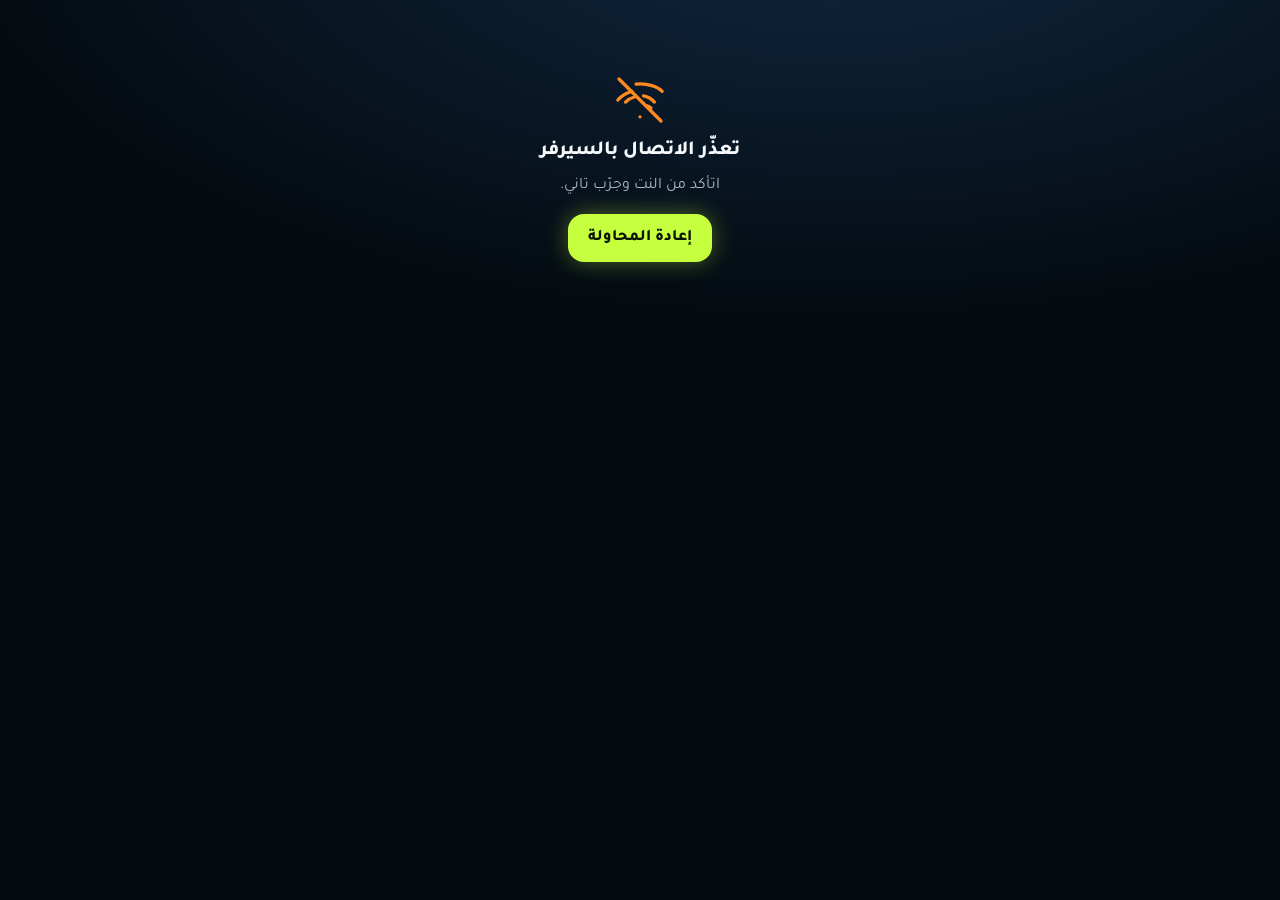
<file: index.html>
<!doctype html>
<html lang="ar" dir="rtl">
<head>
  <meta charset="utf-8">
  <meta name="viewport" content="width=device-width, initial-scale=1, viewport-fit=cover">
  <title>FitCircle — فِت سيركل</title>
  <meta name="description" content="FitCircle: مجتمع جيم، متتبع تمارين، ومدرب ذكاء اصطناعي. معاً نحو نسخة أفضل منك.">
  <meta name="theme-color" content="#05090c">
  <meta name="apple-mobile-web-app-capable" content="yes">
  <meta name="mobile-web-app-capable" content="yes">
  <meta name="apple-mobile-web-app-status-bar-style" content="black-translucent">
  <link rel="manifest" href="manifest.json">
  <link rel="icon" href="assets/icons/icon.svg" type="image/svg+xml">
  <link rel="apple-touch-icon" href="assets/icons/icon-192.png">
  <link rel="preconnect" href="https://fonts.googleapis.com">
  <link rel="preconnect" href="https://fonts.gstatic.com" crossorigin>
  <link href="https://fonts.googleapis.com/css2?family=Tajawal:wght@400;500;700;800&display=swap" rel="stylesheet">
  <link rel="stylesheet" href="css/app.css">
  <link rel="stylesheet" href="css/home.css">
  <link rel="stylesheet" href="css/pages.css">
  <link rel="stylesheet" href="css/admin.css">
  <link rel="stylesheet" href="css/desktop.css">
</head>
<body>
  <div id="app">
    <main id="view" aria-live="polite"></main>
    <div id="nav"></div>
    <div id="overlay"></div>
  </div>
  <div id="admin-root"></div>
  <noscript><p style="padding:20px">يحتاج FitCircle إلى تفعيل JavaScript.</p></noscript>
  <script type="module" src="js/main.js"></script>
</body>
</html>
</file>
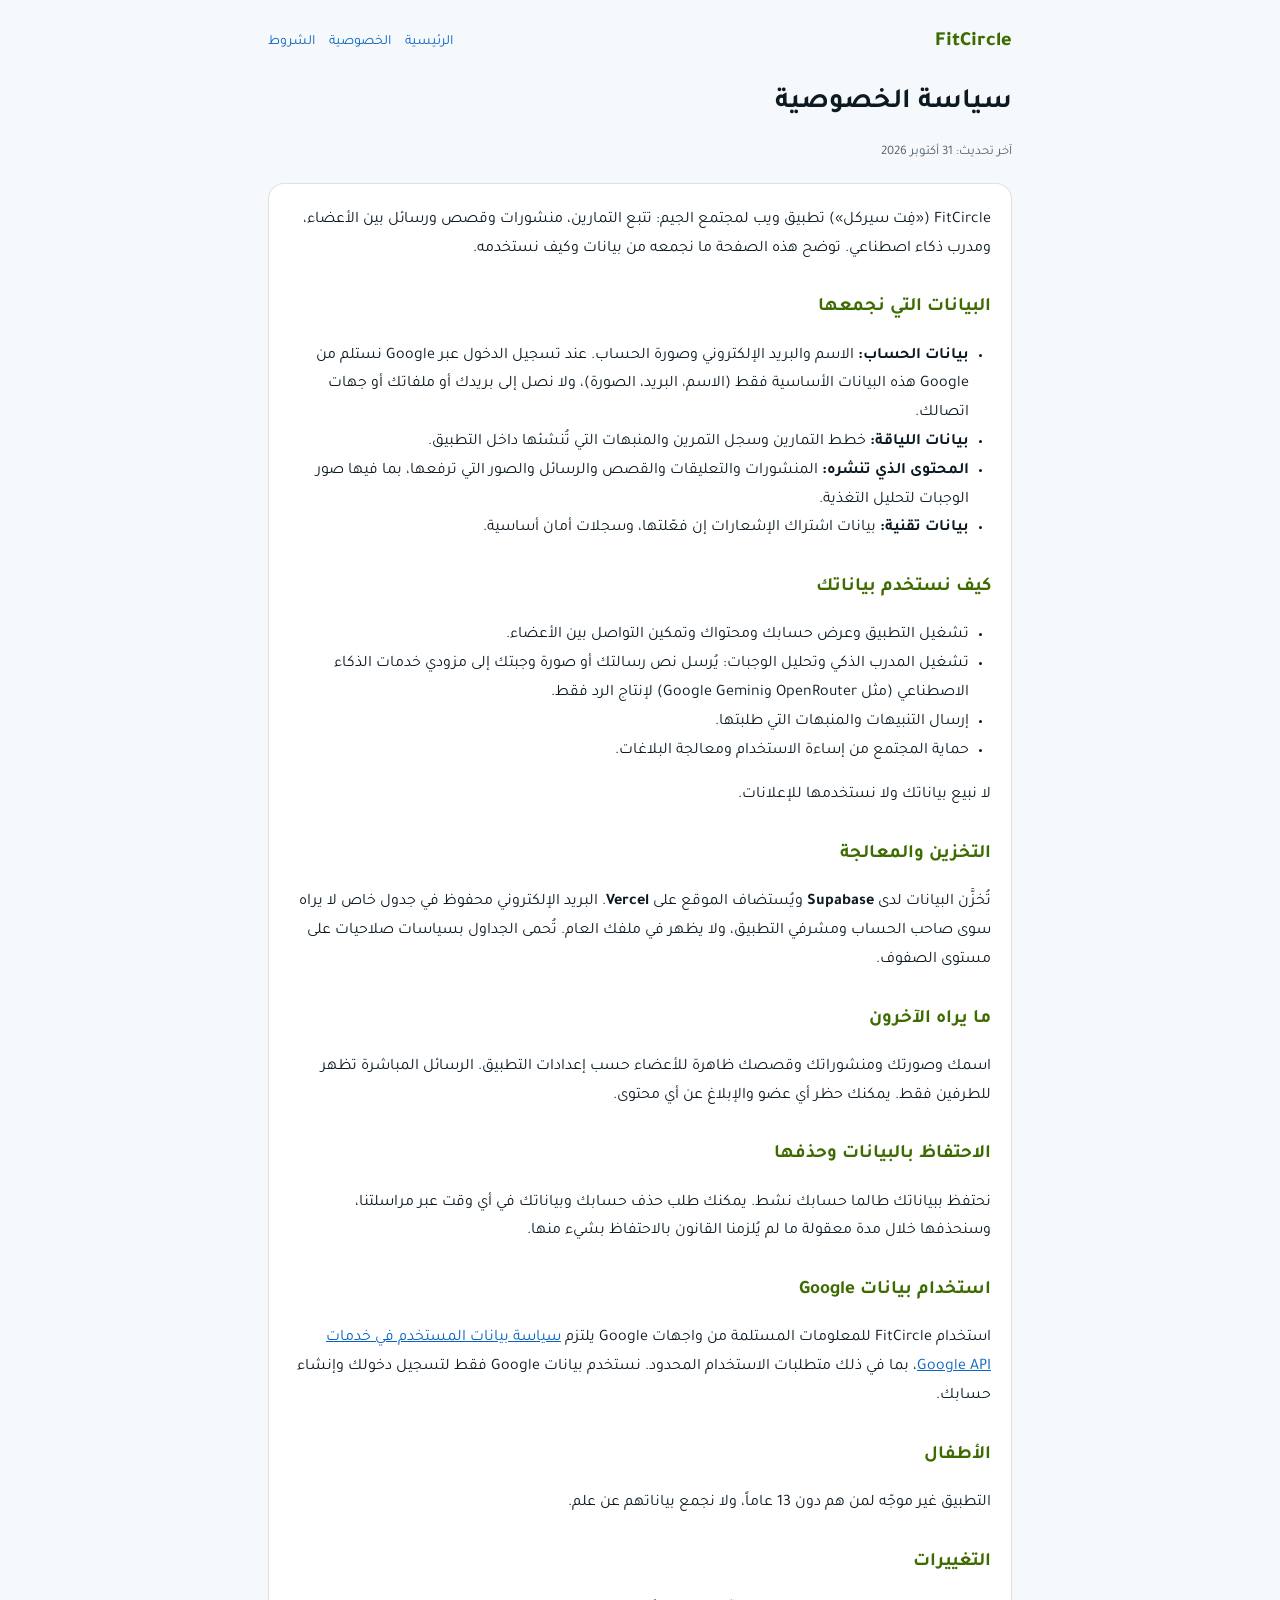
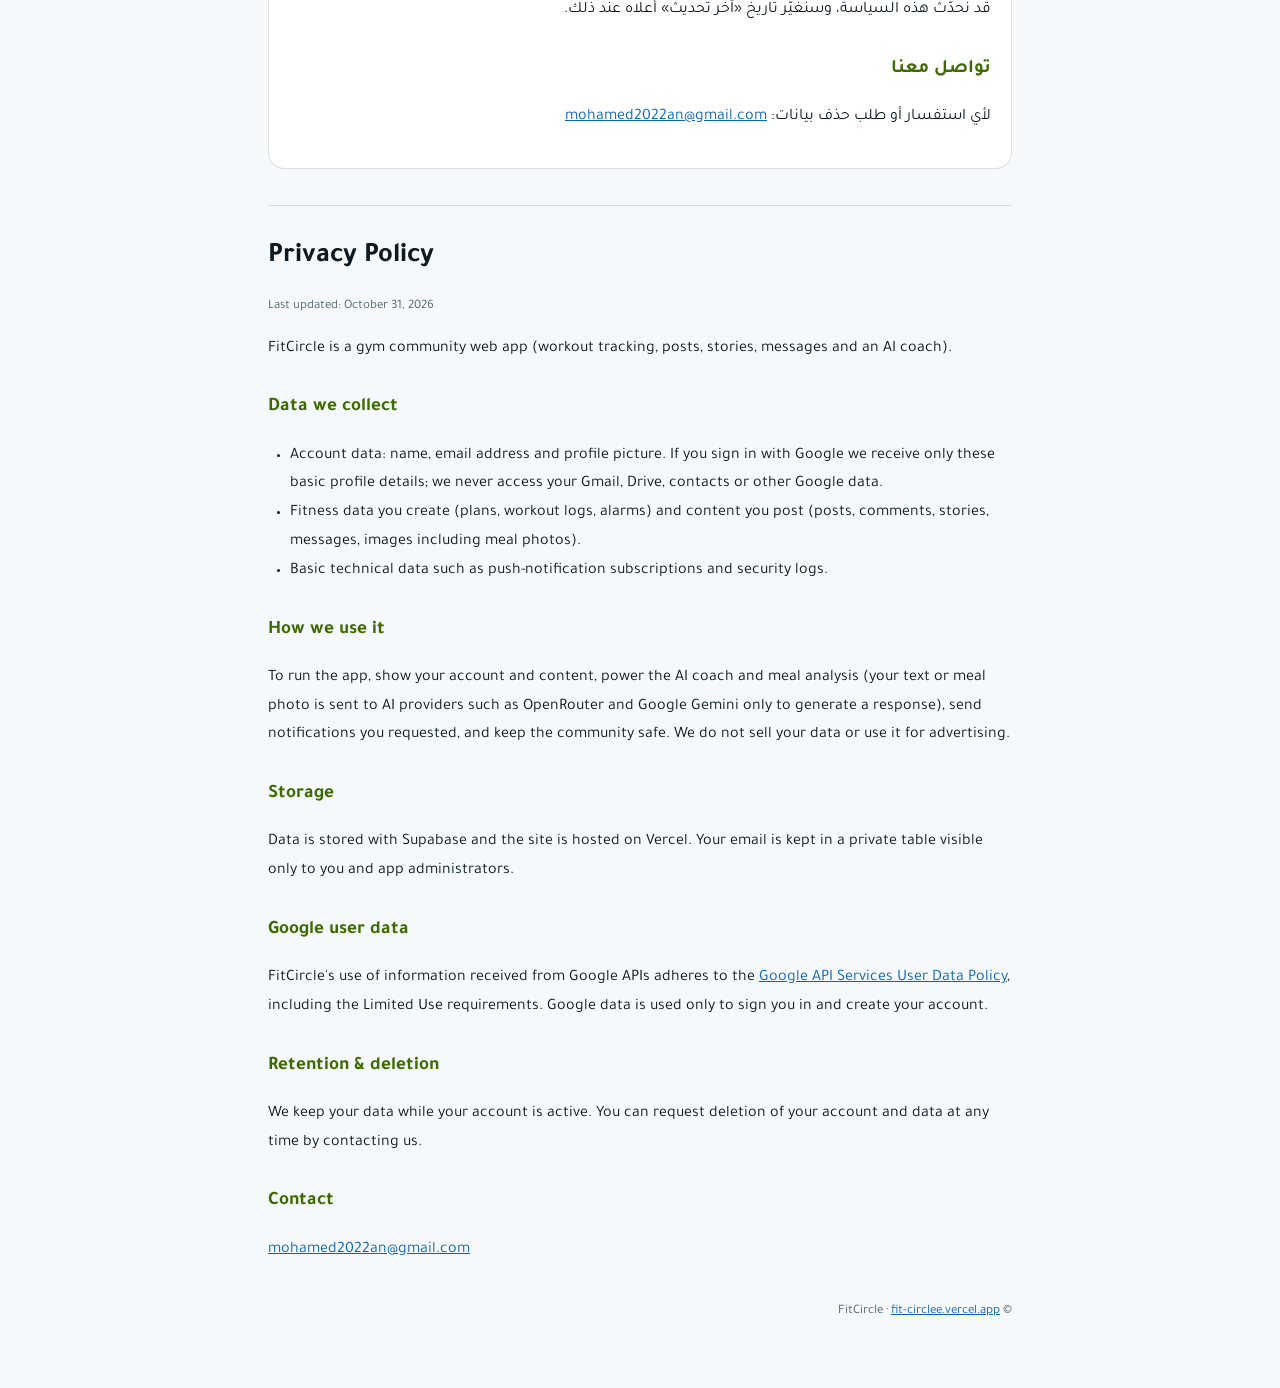
<file: privacy.html>
<!doctype html>
<html lang="ar" dir="rtl">
<head>
<meta charset="utf-8">
<meta name="viewport" content="width=device-width, initial-scale=1">
<title>سياسة الخصوصية — FitCircle</title>
<meta name="robots" content="index,follow">
<link rel="icon" href="assets/icons/icon.svg" type="image/svg+xml">
<link href="https://fonts.googleapis.com/css2?family=Tajawal:wght@400;500;700;800&display=swap" rel="stylesheet">
<style>
:root{--bg:#05090c;--card:#0a1318;--line:rgba(120,170,210,.16);--blue:#4da3ff;--lime:#c6ff3d;--txt:#f2f6f8;--mut:#8b9ca7}
@media (prefers-color-scheme:light){:root{--bg:#f6f9fb;--card:#fff;--line:rgba(0,0,0,.12);--blue:#0b64c0;--lime:#3d6b00;--txt:#0d1a22;--mut:#51636f}}
*{box-sizing:border-box}html{background:var(--bg)}
body{margin:0;font-family:'Tajawal',system-ui,-apple-system,'Segoe UI',Roboto,sans-serif;line-height:1.8;color:var(--txt);background:var(--bg)}
.wrap{max-width:780px;margin:0 auto;padding:24px 18px 64px}
header{display:flex;align-items:center;justify-content:space-between;gap:12px;margin-bottom:8px}
header a.brand{font-weight:800;font-size:20px;color:var(--lime);text-decoration:none}
nav a{color:var(--blue);text-decoration:none;margin-inline-start:14px;font-size:14px}
h1{font-size:28px;margin:18px 0 4px}h2{font-size:19px;margin:28px 0 6px;color:var(--lime)}
p,li{color:var(--txt)}.meta{color:var(--mut);font-size:13px}
ul{padding-inline-start:22px}
.card{background:var(--card);border:1px solid var(--line);border-radius:16px;padding:6px 20px 20px;margin-top:18px}
.en{direction:ltr;text-align:left;margin-top:36px;padding-top:8px;border-top:1px solid var(--line)}
a{color:var(--blue)}
footer{margin-top:36px;color:var(--mut);font-size:13px}
</style>
</head>
<body><div class="wrap">
<header><a class="brand" href="/">FitCircle</a><nav><a href="/">الرئيسية</a><a href="/privacy">الخصوصية</a><a href="/terms">الشروط</a></nav></header>

<h1>سياسة الخصوصية</h1>
<p class="meta">آخر تحديث: 31 أكتوبر 2026</p>
<div class="card">
<p>FitCircle («فِت سيركل») تطبيق ويب لمجتمع الجيم: تتبع التمارين، منشورات وقصص ورسائل بين الأعضاء، ومدرب ذكاء اصطناعي. توضح هذه الصفحة ما نجمعه من بيانات وكيف نستخدمه.</p>

<h2>البيانات التي نجمعها</h2>
<ul>
<li><b>بيانات الحساب:</b> الاسم والبريد الإلكتروني وصورة الحساب. عند تسجيل الدخول عبر Google نستلم من Google هذه البيانات الأساسية فقط (الاسم، البريد، الصورة)، ولا نصل إلى بريدك أو ملفاتك أو جهات اتصالك.</li>
<li><b>بيانات اللياقة:</b> خطط التمارين وسجل التمرين والمنبهات التي تُنشئها داخل التطبيق.</li>
<li><b>المحتوى الذي تنشره:</b> المنشورات والتعليقات والقصص والرسائل والصور التي ترفعها، بما فيها صور الوجبات لتحليل التغذية.</li>
<li><b>بيانات تقنية:</b> بيانات اشتراك الإشعارات إن فعّلتها، وسجلات أمان أساسية.</li>
</ul>

<h2>كيف نستخدم بياناتك</h2>
<ul>
<li>تشغيل التطبيق وعرض حسابك ومحتواك وتمكين التواصل بين الأعضاء.</li>
<li>تشغيل المدرب الذكي وتحليل الوجبات: يُرسل نص رسالتك أو صورة وجبتك إلى مزودي خدمات الذكاء الاصطناعي (مثل OpenRouter وGoogle Gemini) لإنتاج الرد فقط.</li>
<li>إرسال التنبيهات والمنبهات التي طلبتها.</li>
<li>حماية المجتمع من إساءة الاستخدام ومعالجة البلاغات.</li>
</ul>
<p>لا نبيع بياناتك ولا نستخدمها للإعلانات.</p>

<h2>التخزين والمعالجة</h2>
<p>تُخزَّن البيانات لدى <b>Supabase</b> ويُستضاف الموقع على <b>Vercel</b>. البريد الإلكتروني محفوظ في جدول خاص لا يراه سوى صاحب الحساب ومشرفي التطبيق، ولا يظهر في ملفك العام. تُحمى الجداول بسياسات صلاحيات على مستوى الصفوف.</p>

<h2>ما يراه الآخرون</h2>
<p>اسمك وصورتك ومنشوراتك وقصصك ظاهرة للأعضاء حسب إعدادات التطبيق. الرسائل المباشرة تظهر للطرفين فقط. يمكنك حظر أي عضو والإبلاغ عن أي محتوى.</p>

<h2>الاحتفاظ بالبيانات وحذفها</h2>
<p>نحتفظ ببياناتك طالما حسابك نشط. يمكنك طلب حذف حسابك وبياناتك في أي وقت عبر مراسلتنا، وسنحذفها خلال مدة معقولة ما لم يُلزمنا القانون بالاحتفاظ بشيء منها.</p>

<h2>استخدام بيانات Google</h2>
<p>استخدام FitCircle للمعلومات المستلمة من واجهات Google يلتزم <a href="https://developers.google.com/terms/api-services-user-data-policy" rel="noopener">سياسة بيانات المستخدم في خدمات Google API</a>، بما في ذلك متطلبات الاستخدام المحدود. نستخدم بيانات Google فقط لتسجيل دخولك وإنشاء حسابك.</p>

<h2>الأطفال</h2>
<p>التطبيق غير موجّه لمن هم دون 13 عاماً، ولا نجمع بياناتهم عن علم.</p>

<h2>التغييرات</h2>
<p>قد نحدّث هذه السياسة، وسنغيّر تاريخ «آخر تحديث» أعلاه عند ذلك.</p>

<h2>تواصل معنا</h2>
<p>لأي استفسار أو طلب حذف بيانات: <a href="mailto:mohamed2022an@gmail.com">mohamed2022an@gmail.com</a></p>
</div>

<div class="en" lang="en">
<h1>Privacy Policy</h1>
<p class="meta">Last updated: October 31, 2026</p>
<p>FitCircle is a gym community web app (workout tracking, posts, stories, messages and an AI coach).</p>
<h2>Data we collect</h2>
<ul>
<li>Account data: name, email address and profile picture. If you sign in with Google we receive only these basic profile details; we never access your Gmail, Drive, contacts or other Google data.</li>
<li>Fitness data you create (plans, workout logs, alarms) and content you post (posts, comments, stories, messages, images including meal photos).</li>
<li>Basic technical data such as push-notification subscriptions and security logs.</li>
</ul>
<h2>How we use it</h2>
<p>To run the app, show your account and content, power the AI coach and meal analysis (your text or meal photo is sent to AI providers such as OpenRouter and Google Gemini only to generate a response), send notifications you requested, and keep the community safe. We do not sell your data or use it for advertising.</p>
<h2>Storage</h2>
<p>Data is stored with Supabase and the site is hosted on Vercel. Your email is kept in a private table visible only to you and app administrators.</p>
<h2>Google user data</h2>
<p>FitCircle's use of information received from Google APIs adheres to the <a href="https://developers.google.com/terms/api-services-user-data-policy" rel="noopener">Google API Services User Data Policy</a>, including the Limited Use requirements. Google data is used only to sign you in and create your account.</p>
<h2>Retention &amp; deletion</h2>
<p>We keep your data while your account is active. You can request deletion of your account and data at any time by contacting us.</p>
<h2>Contact</h2>
<p><a href="mailto:mohamed2022an@gmail.com">mohamed2022an@gmail.com</a></p>
</div>
<footer>© FitCircle · <a href="/">fit-circlee.vercel.app</a></footer>
</div></body></html>
</file>
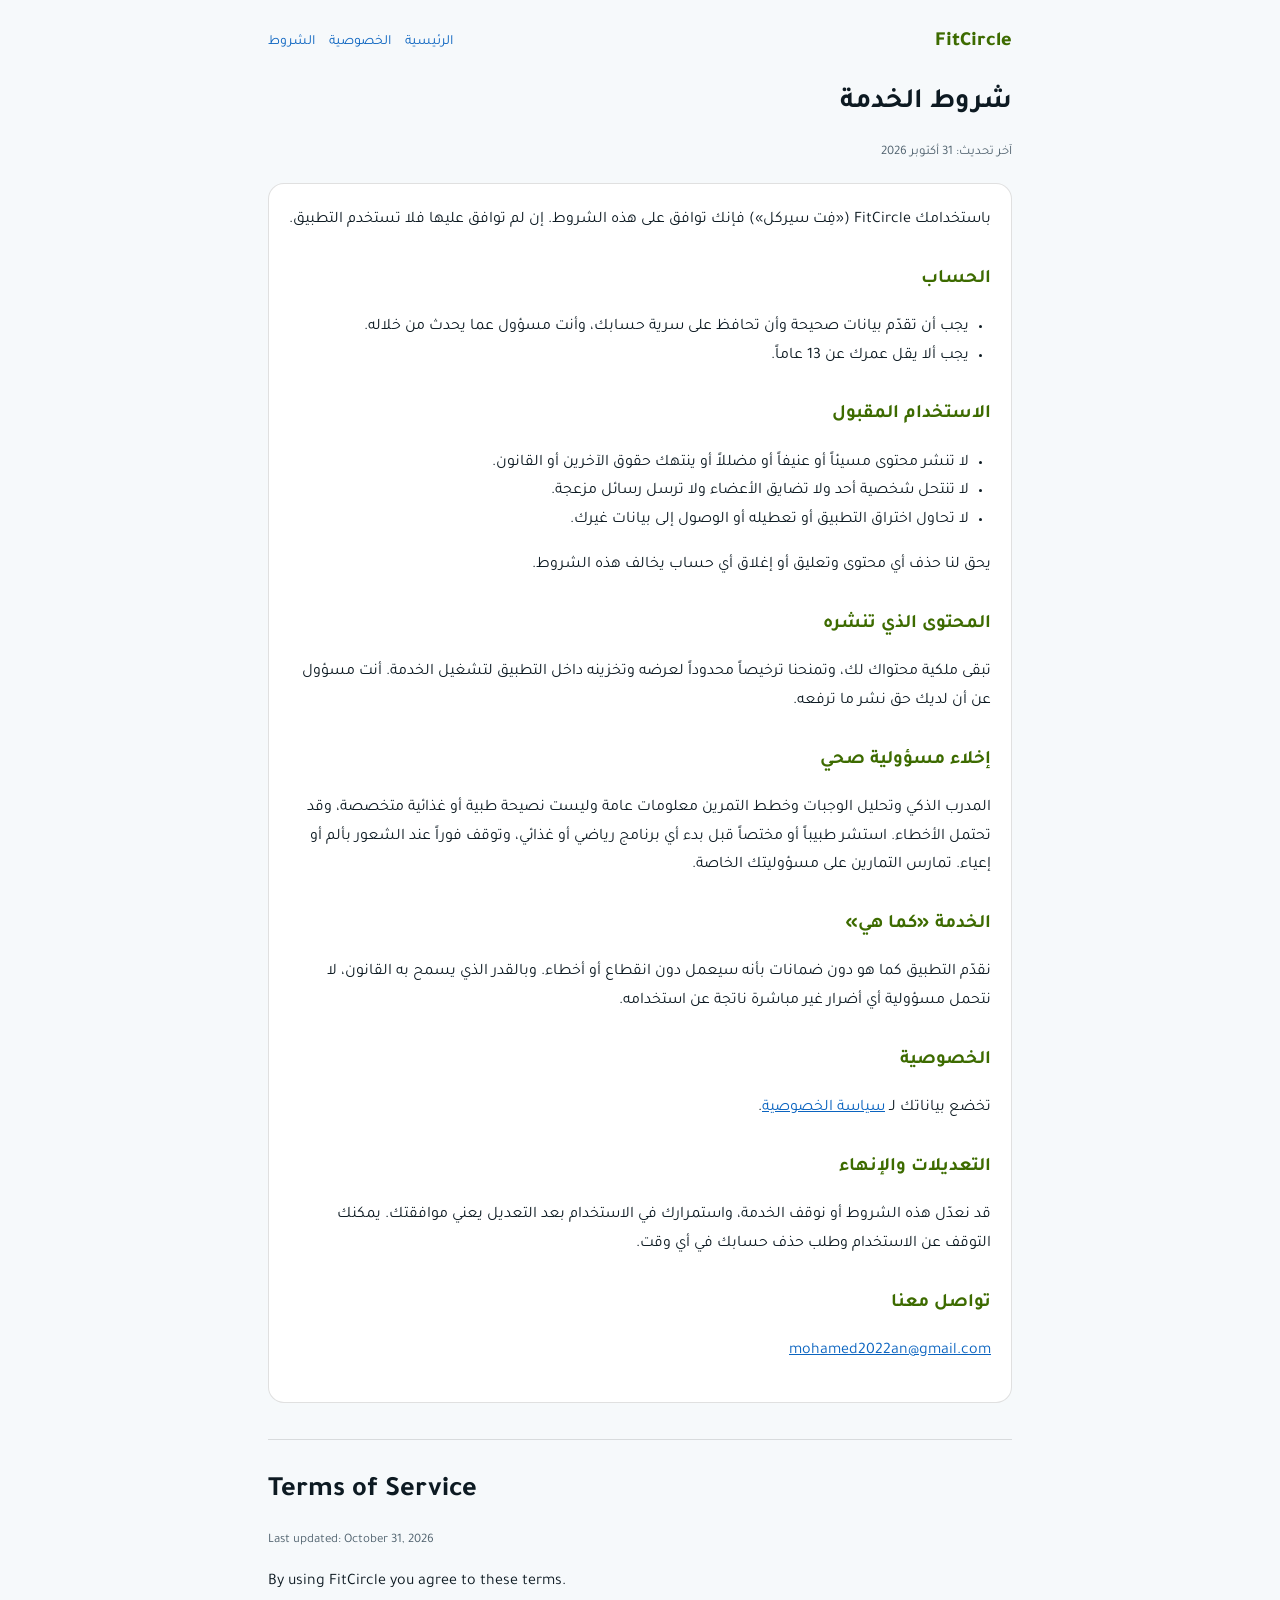
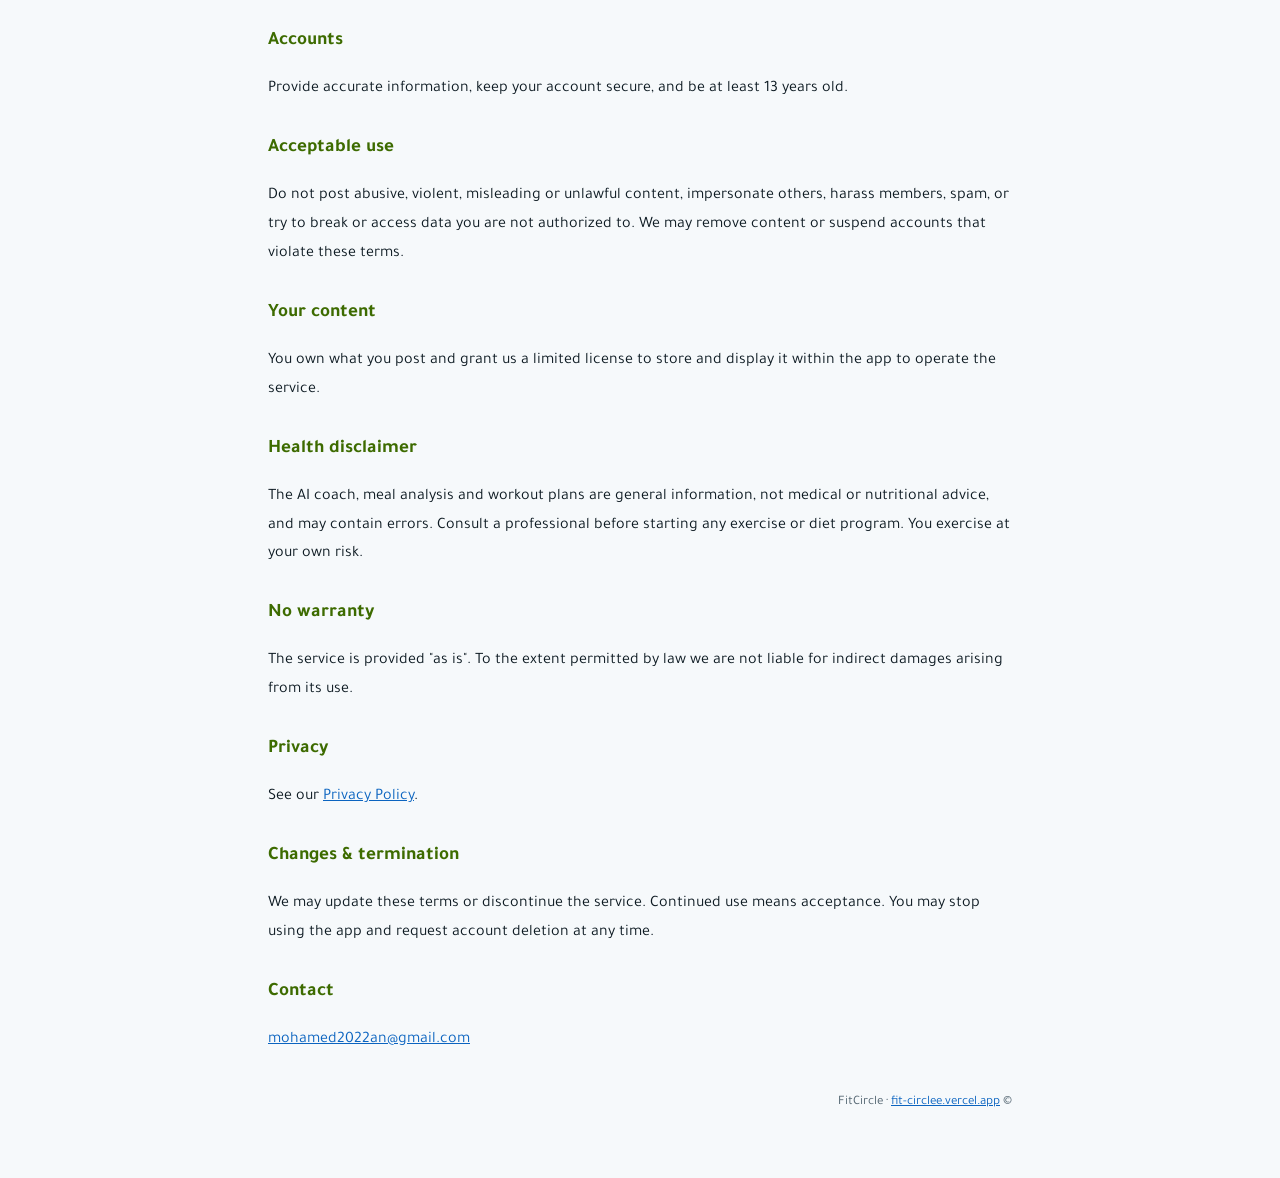
<file: terms.html>
<!doctype html>
<html lang="ar" dir="rtl">
<head>
<meta charset="utf-8">
<meta name="viewport" content="width=device-width, initial-scale=1">
<title>شروط الخدمة — FitCircle</title>
<meta name="robots" content="index,follow">
<link rel="icon" href="assets/icons/icon.svg" type="image/svg+xml">
<link href="https://fonts.googleapis.com/css2?family=Tajawal:wght@400;500;700;800&display=swap" rel="stylesheet">
<style>
:root{--bg:#05090c;--card:#0a1318;--line:rgba(120,170,210,.16);--blue:#4da3ff;--lime:#c6ff3d;--txt:#f2f6f8;--mut:#8b9ca7}
@media (prefers-color-scheme:light){:root{--bg:#f6f9fb;--card:#fff;--line:rgba(0,0,0,.12);--blue:#0b64c0;--lime:#3d6b00;--txt:#0d1a22;--mut:#51636f}}
*{box-sizing:border-box}html{background:var(--bg)}
body{margin:0;font-family:'Tajawal',system-ui,-apple-system,'Segoe UI',Roboto,sans-serif;line-height:1.8;color:var(--txt);background:var(--bg)}
.wrap{max-width:780px;margin:0 auto;padding:24px 18px 64px}
header{display:flex;align-items:center;justify-content:space-between;gap:12px;margin-bottom:8px}
header a.brand{font-weight:800;font-size:20px;color:var(--lime);text-decoration:none}
nav a{color:var(--blue);text-decoration:none;margin-inline-start:14px;font-size:14px}
h1{font-size:28px;margin:18px 0 4px}h2{font-size:19px;margin:28px 0 6px;color:var(--lime)}
p,li{color:var(--txt)}.meta{color:var(--mut);font-size:13px}
ul{padding-inline-start:22px}
.card{background:var(--card);border:1px solid var(--line);border-radius:16px;padding:6px 20px 20px;margin-top:18px}
.en{direction:ltr;text-align:left;margin-top:36px;padding-top:8px;border-top:1px solid var(--line)}
a{color:var(--blue)}
footer{margin-top:36px;color:var(--mut);font-size:13px}
</style>
</head>
<body><div class="wrap">
<header><a class="brand" href="/">FitCircle</a><nav><a href="/">الرئيسية</a><a href="/privacy">الخصوصية</a><a href="/terms">الشروط</a></nav></header>

<h1>شروط الخدمة</h1>
<p class="meta">آخر تحديث: 31 أكتوبر 2026</p>
<div class="card">
<p>باستخدامك FitCircle («فِت سيركل») فإنك توافق على هذه الشروط. إن لم توافق عليها فلا تستخدم التطبيق.</p>

<h2>الحساب</h2>
<ul>
<li>يجب أن تقدّم بيانات صحيحة وأن تحافظ على سرية حسابك، وأنت مسؤول عما يحدث من خلاله.</li>
<li>يجب ألا يقل عمرك عن 13 عاماً.</li>
</ul>

<h2>الاستخدام المقبول</h2>
<ul>
<li>لا تنشر محتوى مسيئاً أو عنيفاً أو مضللاً أو ينتهك حقوق الآخرين أو القانون.</li>
<li>لا تنتحل شخصية أحد ولا تضايق الأعضاء ولا ترسل رسائل مزعجة.</li>
<li>لا تحاول اختراق التطبيق أو تعطيله أو الوصول إلى بيانات غيرك.</li>
</ul>
<p>يحق لنا حذف أي محتوى وتعليق أو إغلاق أي حساب يخالف هذه الشروط.</p>

<h2>المحتوى الذي تنشره</h2>
<p>تبقى ملكية محتواك لك، وتمنحنا ترخيصاً محدوداً لعرضه وتخزينه داخل التطبيق لتشغيل الخدمة. أنت مسؤول عن أن لديك حق نشر ما ترفعه.</p>

<h2>إخلاء مسؤولية صحي</h2>
<p>المدرب الذكي وتحليل الوجبات وخطط التمرين معلومات عامة وليست نصيحة طبية أو غذائية متخصصة، وقد تحتمل الأخطاء. استشر طبيباً أو مختصاً قبل بدء أي برنامج رياضي أو غذائي، وتوقف فوراً عند الشعور بألم أو إعياء. تمارس التمارين على مسؤوليتك الخاصة.</p>

<h2>الخدمة «كما هي»</h2>
<p>نقدّم التطبيق كما هو دون ضمانات بأنه سيعمل دون انقطاع أو أخطاء. وبالقدر الذي يسمح به القانون، لا نتحمل مسؤولية أي أضرار غير مباشرة ناتجة عن استخدامه.</p>

<h2>الخصوصية</h2>
<p>تخضع بياناتك لـ <a href="/privacy">سياسة الخصوصية</a>.</p>

<h2>التعديلات والإنهاء</h2>
<p>قد نعدّل هذه الشروط أو نوقف الخدمة، واستمرارك في الاستخدام بعد التعديل يعني موافقتك. يمكنك التوقف عن الاستخدام وطلب حذف حسابك في أي وقت.</p>

<h2>تواصل معنا</h2>
<p><a href="mailto:mohamed2022an@gmail.com">mohamed2022an@gmail.com</a></p>
</div>

<div class="en" lang="en">
<h1>Terms of Service</h1>
<p class="meta">Last updated: October 31, 2026</p>
<p>By using FitCircle you agree to these terms.</p>
<h2>Accounts</h2><p>Provide accurate information, keep your account secure, and be at least 13 years old.</p>
<h2>Acceptable use</h2><p>Do not post abusive, violent, misleading or unlawful content, impersonate others, harass members, spam, or try to break or access data you are not authorized to. We may remove content or suspend accounts that violate these terms.</p>
<h2>Your content</h2><p>You own what you post and grant us a limited license to store and display it within the app to operate the service.</p>
<h2>Health disclaimer</h2><p>The AI coach, meal analysis and workout plans are general information, not medical or nutritional advice, and may contain errors. Consult a professional before starting any exercise or diet program. You exercise at your own risk.</p>
<h2>No warranty</h2><p>The service is provided "as is". To the extent permitted by law we are not liable for indirect damages arising from its use.</p>
<h2>Privacy</h2><p>See our <a href="/privacy">Privacy Policy</a>.</p>
<h2>Changes &amp; termination</h2><p>We may update these terms or discontinue the service. Continued use means acceptance. You may stop using the app and request account deletion at any time.</p>
<h2>Contact</h2><p><a href="mailto:mohamed2022an@gmail.com">mohamed2022an@gmail.com</a></p>
</div>
<footer>© FitCircle · <a href="/">fit-circlee.vercel.app</a></footer>
</div></body></html>
</file>
<file: css/app.css>
/* =========================================================================
   FitCircle — core stylesheet: tokens, base, shared components, app shell.
   Page-specific styles: home.css (home), pages.css (other user pages), admin.css (dashboard)
   ========================================================================= */
:root {
  --bg: #05090c;
  --bg-2: #081015;
  --card: #0a1318;
  --card-2: #0d171d;
  --line: rgba(76, 160, 255, .28);
  --line-soft: rgba(120, 170, 210, .16);
  --blue: #4da3ff;
  --lime: #c6ff3d;            /* overwritten at runtime from admin "brand color" */
  --lime-rgb: 198, 255, 61;
  --lime-ink: #0a1203;
  --orange: #ff8a1f;
  --red: #ff5a5a;
  --green: #4cd964;
  --txt: #f2f6f8;
  --mut: #8b9ca7;
  --mut-2: #5f717c;
  --r-lg: 22px; --r-md: 16px; --r-sm: 12px;
  --glow-blue: 0 0 0 1px rgba(77, 163, 255, .05), 0 0 22px rgba(60, 140, 255, .10);
  --glow-lime: 0 0 0 1px rgba(var(--lime-rgb), .08), 0 0 24px rgba(var(--lime-rgb), .22);
  --font: 'Tajawal', system-ui, -apple-system, 'Segoe UI', Roboto, sans-serif;
  --nav-h: 76px;
  --ease: cubic-bezier(.2, .8, .2, 1);
}

*, *::before, *::after { box-sizing: border-box; -webkit-tap-highlight-color: transparent; }
html { color-scheme: dark; background: #000; }
body {
  margin: 0; font-family: var(--font); font-size: 15px; line-height: 1.5; color: var(--txt);
  background: radial-gradient(1200px 600px at 50% -10%, rgba(40, 110, 190, .16), transparent 60%), #020507;
  min-height: 100dvh; -webkit-font-smoothing: antialiased; text-rendering: optimizeLegibility;
  overscroll-behavior-y: none;
}
h1, h2, h3, h4, p { margin: 0; }
button { font: inherit; color: inherit; background: none; border: 0; padding: 0; cursor: pointer; }
input, select, textarea { font: inherit; color: inherit; }
a { color: inherit; text-decoration: none; }
img { max-width: 100%; display: block; }
[hidden] { display: none !important; }
.ic { flex: none; display: inline-block; vertical-align: middle; }
.rtl-flip { transform: scaleX(-1); }
.sr-only { position: absolute; width: 1px; height: 1px; overflow: hidden; clip: rect(0 0 0 0); white-space: nowrap; }
:focus-visible { outline: 2px solid var(--lime); outline-offset: 2px; border-radius: 10px; }
::selection { background: rgba(var(--lime-rgb), .35); }
::-webkit-scrollbar { width: 8px; height: 8px; } ::-webkit-scrollbar-thumb { background: #1b2a33; border-radius: 8px; }
.num { font-variant-numeric: tabular-nums; direction: ltr; unicode-bidi: isolate; display: inline-block; }

/* ---------- App shell (mobile-first, 480px column on desktop) ---------- */
#app {
  position: relative; width: 100%; max-width: 480px; min-height: 100dvh; margin: 0 auto;
  background: linear-gradient(180deg, #070d11 0%, var(--bg) 40%);
  overflow-x: clip;
}
@media (min-width: 520px) {
  #app { margin: 18px auto; min-height: calc(100dvh - 36px); border-radius: 34px; border: 1px solid rgba(77, 163, 255, .35); box-shadow: 0 0 0 1px rgba(var(--lime-rgb), .10), 0 0 60px rgba(60, 140, 255, .18), 0 30px 80px rgba(0, 0, 0, .6); }
}
#view { padding: 18px 16px calc(var(--nav-h) + 28px); min-height: 100dvh; }
#view.no-nav { padding-bottom: 28px; }
#view.fullscreen { padding: 0; }
.page-enter { animation: pageIn .28s var(--ease) both; }
@keyframes pageIn { from { opacity: 0; transform: translateY(8px); } to { opacity: 1; transform: none; } }
body.is-admin #app { display: none; }
#admin-root { display: none; }
body.is-admin #admin-root { display: block; }

/* ---------- Typography helpers ---------- */
.h-page { font-size: 28px; font-weight: 800; letter-spacing: -.2px; }
.h-sec { font-size: 17px; font-weight: 700; margin: 22px 2px 10px; display: flex; align-items: center; justify-content: space-between; gap: 8px; }
.muted { color: var(--mut); }
.lime { color: var(--lime); }
.orange { color: var(--orange); }
.small { font-size: 13px; }
.xs { font-size: 12px; }
.bold { font-weight: 700; }

/* ---------- Cards ---------- */
.card {
  position: relative; background: linear-gradient(180deg, var(--card-2), var(--card)); border: 1px solid var(--line);
  border-radius: var(--r-lg); box-shadow: var(--glow-blue); padding: 16px;
}
.card--lime { border-color: rgba(var(--lime-rgb), .55); box-shadow: var(--glow-lime); }
.card--flat { box-shadow: none; border-color: var(--line-soft); }
.card--tap { cursor: pointer; transition: transform .12s var(--ease); }

/* ---------- Buttons ---------- */
.btn {
  min-height: 48px; padding: 0 20px; border-radius: 16px; font-weight: 800; font-size: 16px; display: inline-flex; align-items: center; justify-content: center; gap: 8px;
  transition: transform .12s var(--ease), box-shadow .2s, background .2s, opacity .2s; user-select: none;
}
.btn-primary { background: var(--lime); color: var(--lime-ink); box-shadow: 0 0 22px rgba(var(--lime-rgb), .35); }
.btn-primary:hover { box-shadow: 0 0 30px rgba(var(--lime-rgb), .5); }
.btn-outline { border: 1px solid var(--line); background: rgba(255, 255, 255, .02); color: var(--txt); }
.btn-ghost { color: var(--mut); }
.btn-danger { background: rgba(255, 90, 90, .12); border: 1px solid rgba(255, 90, 90, .5); color: #ff8b8b; }
.btn-block { width: 100%; }
.btn-sm { min-height: 44px; padding: 0 16px; font-size: 14px; border-radius: 14px; }
.btn[disabled] { opacity: .45; pointer-events: none; }
.icon-btn { width: 44px; height: 44px; border-radius: 14px; display: inline-grid; place-items: center; color: var(--txt); border: 1px solid var(--line-soft); background: rgba(255, 255, 255, .02); transition: transform .12s var(--ease), background .2s; }
.icon-btn.plain { border-color: transparent; background: none; }
.icon-btn.lime { color: var(--lime); }
/* press animation (scale .97) on everything tappable */
.btn:active, .icon-btn:active, .chip:active, .card--tap:active, [data-press]:active, .nav-item:active { transform: scale(.97); }

/* ---------- Chips, tags ---------- */
.chips { display: flex; gap: 8px; overflow-x: auto; padding: 2px 2px 6px; scrollbar-width: none; scroll-snap-type: x proximity; }
.chips::-webkit-scrollbar { display: none; }
.chip {
  flex: none; min-height: 44px; padding: 0 18px; border-radius: 999px; border: 1px solid var(--line-soft); background: rgba(255, 255, 255, .02);
  color: var(--txt); font-weight: 600; font-size: 14px; display: inline-flex; align-items: center; gap: 6px; transition: transform .12s var(--ease), background .2s, color .2s;
}
.chip.rect { border-radius: 14px; border-color: var(--line); padding: 0 22px; }
.chip.active { background: var(--lime); color: var(--lime-ink); border-color: var(--lime); box-shadow: 0 0 18px rgba(var(--lime-rgb), .35); font-weight: 800; }
.tag { display: inline-flex; align-items: center; min-height: 26px; padding: 0 12px; border-radius: 9px; font-size: 12.5px; font-weight: 700; border: 1px solid; background: rgba(0, 0, 0, .25); white-space: nowrap; }
.tag-blue { color: var(--blue); border-color: rgba(77, 163, 255, .55); }
.tag-orange { color: var(--orange); border-color: rgba(255, 138, 31, .6); }
.tag-red { color: var(--red); border-color: rgba(255, 90, 90, .6); }
.tag-lime { color: var(--lime); border-color: rgba(var(--lime-rgb), .6); }
.tag-mut { color: var(--mut); border-color: var(--line-soft); }
.diff-سهل { color: var(--lime); border-color: rgba(var(--lime-rgb), .55); }
.diff-متوسط { color: var(--orange); border-color: rgba(255, 138, 31, .6); }
.diff-صعب { color: var(--red); border-color: rgba(255, 90, 90, .6); }

/* ---------- Form controls ---------- */
.field { display: flex; flex-direction: column; gap: 6px; }
.field > label, .label { font-size: 13px; color: var(--mut); font-weight: 600; }
.input, select.input, textarea.input {
  width: 100%; min-height: 48px; padding: 10px 14px; border-radius: 14px; background: rgba(5, 12, 16, .9); border: 1px solid var(--line); color: var(--txt); outline: none; transition: border-color .2s, box-shadow .2s;
}
textarea.input { min-height: 92px; resize: vertical; }
.input:focus { border-color: rgba(var(--lime-rgb), .7); box-shadow: 0 0 0 3px rgba(var(--lime-rgb), .12); }
.input::placeholder { color: var(--mut-2); }
.search-box { position: relative; }
.search-box .ic { position: absolute; top: 50%; inset-inline-start: 14px; transform: translateY(-50%); color: var(--mut); pointer-events: none; }
.search-box .input { padding-inline-start: 44px; }

.toggle { position: relative; width: 52px; height: 30px; border-radius: 999px; background: #1a2730; border: 1px solid var(--line-soft); flex: none; transition: background .2s, box-shadow .2s; }
.toggle::after { content: ''; position: absolute; top: 3px; inset-inline-start: 3px; width: 22px; height: 22px; border-radius: 50%; background: #8b9ca7; transition: transform .2s var(--ease), background .2s; }
.toggle[aria-checked='true'] { background: var(--lime); border-color: var(--lime); box-shadow: 0 0 16px rgba(var(--lime-rgb), .45); }
.toggle[aria-checked='true']::after { background: #0a1203; transform: translateX(-22px); }
.toggle-hit { min-width: 44px; min-height: 44px; display: inline-grid; place-items: center; }

.stepper { display: flex; align-items: center; justify-content: space-between; gap: 6px; min-height: 48px; padding: 0 6px; border-radius: 14px; background: rgba(5, 12, 16, .9); border: 1px solid var(--line); }
.stepper button { width: 44px; height: 44px; display: grid; place-items: center; color: var(--mut); border-radius: 12px; }
.stepper button:active { transform: scale(.9); color: var(--lime); }
.stepper output { flex: 1; text-align: center; font-weight: 800; font-size: 17px; font-variant-numeric: tabular-nums; }

.seg { display: flex; padding: 4px; gap: 4px; background: rgba(5, 12, 16, .9); border: 1px solid var(--line); border-radius: 16px; }
.seg button { flex: 1; min-height: 44px; border-radius: 12px; font-weight: 700; color: var(--mut); transition: background .2s, color .2s; }
.seg button.active { background: var(--lime); color: var(--lime-ink); box-shadow: 0 0 16px rgba(var(--lime-rgb), .3); }

.avatar { width: 44px; height: 44px; border-radius: 50%; object-fit: cover; background: #10202a; flex: none; }
.avatar-ring { padding: 2px; border-radius: 50%; border: 2px solid var(--lime); box-shadow: 0 0 14px rgba(var(--lime-rgb), .35); }

/* ---------- Page header ---------- */
.page-head { display: flex; align-items: center; gap: 10px; margin-bottom: 16px; min-height: 44px; }
.page-head h1 { font-size: 24px; font-weight: 800; flex: 1; }
.page-head.center h1 { text-align: center; }
.page-head .grow { flex: 1; }

/* ---------- Progress ring ---------- */
.ring { position: relative; display: inline-grid; place-items: center; }
.ring svg { transform: rotate(-90deg); overflow: visible; }
.ring .track { stroke: #1a2a32; }
.ring .prog { stroke: var(--lime); filter: drop-shadow(0 0 6px rgba(var(--lime-rgb), .6)); transition: stroke-dashoffset .9s var(--ease); }
.ring .ring-label { position: absolute; font-weight: 800; font-size: 20px; }

/* ---------- Bottom navigation ---------- */
#nav { position: fixed; bottom: 0; left: 50%; transform: translateX(-50%); width: min(100%, 480px); z-index: 40; pointer-events: none; }
@media (min-width: 520px) { #nav { bottom: 18px; width: 480px; } }
#nav.hidden { display: none; }
.nav-bar {
  pointer-events: auto; position: relative; display: grid; grid-template-columns: repeat(6, 1fr); align-items: end; height: var(--nav-h); padding: 0 6px calc(env(safe-area-inset-bottom) + 8px);
  background: linear-gradient(180deg, rgba(8, 16, 21, .94), rgba(6, 12, 16, .98)); backdrop-filter: blur(14px); border-top: 1px solid var(--line);
}
@media (min-width: 520px) { .nav-bar { border-radius: 0 0 34px 34px; } }
.nav-item { display: flex; flex-direction: column; align-items: center; justify-content: center; gap: 3px; min-height: 56px; color: var(--mut); font-size: 11.5px; font-weight: 600; transition: color .2s, transform .12s var(--ease); }
.nav-item.active { color: var(--lime); }
.nav-item.active .ic { filter: drop-shadow(0 0 6px rgba(var(--lime-rgb), .7)); }
.nav-item.coach { position: relative; }
.nav-coach-btn {
  position: absolute; top: -26px; inset-inline: 0; margin-inline: auto; width: 62px; height: 62px; border-radius: 50%; background: var(--lime); color: var(--lime-ink);
  display: grid; place-items: center; box-shadow: 0 0 0 5px #070d11, 0 0 0 6px rgba(var(--lime-rgb), .25), 0 0 28px rgba(var(--lime-rgb), .55); transition: transform .12s var(--ease);
}
.nav-item.coach .lbl { margin-top: 36px; color: var(--mut); }
.nav-item.coach.active .lbl { color: var(--lime); }

/* ---------- Bottom sheet & dialog ---------- */
#overlay { position: relative; z-index: 100; }
.backdrop { position: fixed; inset: 0; background: rgba(0, 0, 0, .62); backdrop-filter: blur(3px); animation: fade .2s both; z-index: 100; }
@keyframes fade { from { opacity: 0; } }
.sheet {
  position: fixed; bottom: 0; left: 50%; transform: translateX(-50%); width: min(100%, 480px); max-height: 88dvh; overflow: auto; z-index: 101; padding: 8px 16px calc(env(safe-area-inset-bottom) + 20px);
  background: linear-gradient(180deg, #0d171d, #091217); border: 1px solid var(--line); border-bottom: 0; border-radius: 26px 26px 0 0; box-shadow: 0 -10px 50px rgba(60, 140, 255, .18);
  animation: sheetUp .3s var(--ease) both;
}
.sheet.closing { animation: sheetDown .22s ease-in both; }
@keyframes sheetUp { from { transform: translate(-50%, 100%); } }
@keyframes sheetDown { to { transform: translate(-50%, 100%); } }
.sheet-grab { width: 44px; height: 5px; border-radius: 9px; background: #25343e; margin: 6px auto 10px; }
.sheet-head { display: flex; align-items: center; gap: 8px; margin-bottom: 14px; }
.sheet-head h3 { flex: 1; text-align: center; font-size: 17px; font-weight: 800; }
.dialog {
  position: fixed; top: 50%; left: 50%; transform: translate(-50%, -50%); width: min(92%, 380px); z-index: 102; padding: 22px 18px 16px; text-align: center;
  background: linear-gradient(180deg, #0e1a21, #091217); border: 1px solid var(--line); border-radius: 24px; box-shadow: 0 20px 70px rgba(0, 0, 0, .7), var(--glow-blue); animation: pop .22s var(--ease) both;
}
@keyframes pop { from { opacity: 0; transform: translate(-50%, -46%) scale(.96); } }
.dialog h3 { font-size: 18px; font-weight: 800; margin-bottom: 6px; }
.dialog p { color: var(--mut); margin-bottom: 18px; }
.dialog .row { display: flex; gap: 10px; } .dialog .row > * { flex: 1; }

/* ---------- Toast ---------- */
#toasts { position: fixed; top: 14px; left: 50%; transform: translateX(-50%); width: min(94%, 440px); z-index: 200; display: grid; gap: 8px; pointer-events: none; }
.toast {
  display: flex; align-items: center; gap: 12px; padding: 14px 16px; border-radius: 18px; background: rgba(10, 24, 16, .96); border: 1px solid rgba(var(--lime-rgb), .55);
  box-shadow: var(--glow-lime); font-weight: 700; animation: toastIn .3s var(--ease) both; pointer-events: auto;
}
.toast.error { background: rgba(30, 10, 10, .96); border-color: rgba(255, 90, 90, .6); box-shadow: 0 0 22px rgba(255, 90, 90, .2); }
.toast .t-ic { color: var(--lime); margin-inline-start: auto; } .toast.error .t-ic { color: var(--red); }
.toast.out { animation: toastOut .25s ease-in both; }
@keyframes toastIn { from { opacity: 0; transform: translateY(-16px) scale(.97); } }
@keyframes toastOut { to { opacity: 0; transform: translateY(-12px); } }

/* ---------- Skeleton loaders ---------- */
.skel { position: relative; overflow: hidden; background: #0f1b22; border-radius: 14px; }
.skel::after { content: ''; position: absolute; inset: 0; background: linear-gradient(90deg, transparent, rgba(120, 180, 220, .09), transparent); transform: translateX(100%); animation: shimmer 1.3s infinite; }
@keyframes shimmer { to { transform: translateX(-100%); } }
.skel-card { height: 110px; border-radius: 22px; margin-bottom: 14px; }
.skel-line { height: 14px; margin: 8px 0; } .skel-line.w60 { width: 60%; } .skel-line.w40 { width: 40%; }
.skel-circle { border-radius: 50%; }

/* ---------- Empty state ---------- */
.empty { display: flex; flex-direction: column; align-items: center; text-align: center; gap: 8px; padding: 38px 18px; }
.empty .empty-ic { color: #6f8594; margin-bottom: 4px; }
.empty h3 { font-size: 20px; font-weight: 800; }
.empty p { color: var(--mut); margin-bottom: 8px; }

/* ---------- Install banner (screenshot 12) ---------- */
.install-banner { display: flex; align-items: center; gap: 14px; margin-bottom: 14px; flex-wrap: wrap; position: relative; }
.install-banner .ib-text { flex: 1; min-width: 160px; }
.install-banner .ib-text b { display: block; font-size: 20px; }
.install-banner { flex-wrap: nowrap; flex-direction: row; flex-wrap: wrap; padding-top: 22px; }
.install-banner .ib-close { position: absolute; top: 4px; inset-inline-end: 4px; }
.install-banner .logo-mark { order: 3; flex: none; }
.install-banner .ib-text { flex: 1 1 0; }
.install-banner .btn { flex: 1 1 100%; order: 4; }
.install-banner .btn { width: 100%; }

.list-row { display: flex; align-items: center; gap: 12px; min-height: 56px; padding: 8px 0; }
.divider { height: 1px; background: var(--line-soft); margin: 4px 0; }

/* ---------- Motion preferences ---------- */
@media (prefers-reduced-motion: reduce) {
  *, *::before, *::after { animation-duration: .001ms !important; animation-iteration-count: 1 !important; transition-duration: .001ms !important; scroll-behavior: auto !important; }
  .btn:active, .icon-btn:active, .chip:active, .card--tap:active, [data-press]:active { transform: none; }
}
</file>
<file: css/home.css>
/* Home page (screenshot 02) */
.home-hero { position: absolute; inset: 0 0 auto 0; height: 250px; pointer-events: none; z-index: 0; opacity: .55;
  background: url('../assets/img/hero-gym.svg') right top / 85% auto no-repeat;
  -webkit-mask-image: linear-gradient(to bottom, #000 30%, transparent 100%), linear-gradient(to left, #000 40%, transparent 100%); -webkit-mask-composite: source-in; mask-composite: intersect; }
#view > * { position: relative; z-index: 1; }
#view > .home-hero { position: absolute; }
.home-head { display: flex; flex-direction: column; gap: 6px; margin-bottom: 14px; }
.home-hi { font-size: 26px; font-weight: 800; display: flex; align-items: center; gap: 8px; }
.hi-badge { display: inline-grid; place-items: center; width: 26px; height: 26px; border-radius: 50%; background: rgba(var(--lime-rgb), .15); border: 1px solid rgba(var(--lime-rgb), .5); color: var(--lime); }
.streak { display: flex; align-items: center; gap: 6px; align-self: flex-start; }
.streak b { display: block; font-size: 44px; line-height: 1; font-weight: 800; }
.streak small { display: block; color: var(--mut); font-size: 13px; }
.streak-flame { color: var(--orange); filter: drop-shadow(0 0 12px rgba(255, 138, 31, .6)); }
.hh-top { padding-top: 6px; }

.home-today { margin-bottom: 14px; padding: 14px; }
.ht-row { display: flex; gap: 14px; align-items: stretch; margin-bottom: 14px; }
.ht-body { flex: 1; display: flex; flex-direction: column; justify-content: center; gap: 6px; }
.ht-body h2 { font-size: 22px; font-weight: 800; line-height: 1.25; }
.ht-meta { display: flex; gap: 14px; color: var(--mut); font-size: 13.5px; margin-top: 2px; flex-wrap: wrap; }
.ht-meta span { display: inline-flex; align-items: center; gap: 5px; }
.ht-photo { width: 128px; min-height: 112px; border-radius: 18px; overflow: hidden; flex: none; border: 1px solid var(--line-soft); }
.ht-photo img { width: 100%; height: 100%; object-fit: cover; }
.home-today.rest .ht-body { margin-bottom: 14px; }

.home-week { margin-bottom: 14px; padding: 16px 14px 14px; }
.hw-top { display: flex; align-items: center; justify-content: space-between; gap: 10px; margin-bottom: 14px; }
.hw-title h3 { font-size: 19px; font-weight: 800; }
.hw-go { position: absolute; top: 12px; inset-inline-start: 10px; width: 36px; height: 36px; color: var(--blue); }
.hw-days { display: flex; justify-content: space-between; gap: 4px; }
.hw-day { display: flex; flex-direction: column; align-items: center; gap: 8px; flex: 1; font-size: 11.5px; color: var(--mut); }
.hw-dot { width: 32px; height: 32px; border-radius: 50%; display: grid; place-items: center; border: 1.5px solid #243541; }
.hw-dot.done { background: var(--lime); border-color: var(--lime); color: var(--lime-ink); box-shadow: 0 0 14px rgba(var(--lime-rgb), .5); }
.hw-dot.today { border-color: transparent; color: var(--lime); }
.hw-dot.rest { border-style: dashed; opacity: .6; }
.hw-day.is-today .hw-lbl { color: var(--lime); font-weight: 700; }

.home-alarm { display: flex; align-items: center; justify-content: space-between; gap: 12px; margin-bottom: 8px; }
.ha-txt { display: flex; flex-direction: column; gap: 2px; }
.ha-time { font-size: 30px; line-height: 1.1; font-weight: 800; } .ha-time span:last-child { font-size: 20px; margin-inline-start: 4px; }
.ha-days { color: var(--blue); font-size: 13.5px; display: flex; align-items: center; gap: 5px; }
.ha-ic { width: 64px; height: 64px; border-radius: 18px; display: grid; place-items: center; color: var(--orange); border: 1.5px solid rgba(255, 138, 31, .7); background: rgba(255, 138, 31, .08); box-shadow: 0 0 18px rgba(255, 138, 31, .22); }

.home-sec { font-size: 18px; }
.stats3 { display: grid; grid-template-columns: repeat(3, 1fr); gap: 10px; }
.stat { padding: 12px 12px 10px; display: flex; flex-direction: column; gap: 4px; min-height: 126px; border-radius: 18px; }
.stat-v { display: flex; align-items: baseline; gap: 4px; margin-top: 4px; }
.stat-v b { font-size: 28px; font-weight: 800; line-height: 1.1; }
.stat-ic { margin-top: auto; color: var(--blue); }
.stat:nth-child(3) .stat-ic { color: var(--orange); }

.home-ask { margin-top: 16px; padding: 12px 14px 14px; }
.ask-row { display: flex; gap: 8px; margin-top: 6px; align-items: center; }
.ask-row .input { flex: 1; }
.ask-send { width: 48px; height: 48px; flex: none; border-radius: 14px; background: rgba(var(--lime-rgb), .12); color: var(--lime); border: 1px solid rgba(var(--lime-rgb), .5); display: grid; place-items: center; transition: transform .12s; }
.ask-send:active { transform: scale(.94); }
</file>
<file: css/pages.css>
/* Pages stylesheet (workouts, exercise, plan, coach, alarms, wake, community, profile, settings, login) */
/* ---------- Wake-up screen (screenshot 08) ---------- */
#view.fullscreen { min-height: 100dvh; }
.wake { position: relative; min-height: 100dvh; display: flex; flex-direction: column; align-items: center; padding: 22px 22px 28px; text-align: center; overflow: hidden; }
.wake-bg { position: absolute; inset: 0; background: linear-gradient(180deg, rgba(3,8,12,.75), rgba(3,8,12,.25) 40%, rgba(3,8,12,.85)), url('../assets/img/wake-bg.svg') center / cover no-repeat; z-index: 0; }
.wake > * { position: relative; z-index: 1; }
.wake-title { font-size: 17px; font-weight: 700; align-self: flex-start; margin-bottom: 18px; }
.wake-ring { position: relative; width: min(78vw, 340px); aspect-ratio: 1; border-radius: 50%; display: grid; place-items: center; margin: 4px 0 26px; border: 5px solid var(--lime); box-shadow: 0 0 0 1px rgba(var(--lime-rgb), .3), 0 0 40px rgba(var(--lime-rgb), .55), inset 0 0 40px rgba(var(--lime-rgb), .18); background: radial-gradient(circle, rgba(3,8,12,.72), rgba(3,8,12,.55)); }
.wake-pulse { position: absolute; inset: -6px; border-radius: 50%; border: 3px solid rgba(var(--lime-rgb), .6); animation: wakePulse 1.8s ease-out infinite; }
@keyframes wakePulse { from { transform: scale(1); opacity: .9; } to { transform: scale(1.22); opacity: 0; } }
.wake-time { font-size: clamp(64px, 20vw, 92px); font-weight: 800; letter-spacing: -2px; line-height: 1; }
.wake-label { font-size: 22px; font-weight: 800; margin-top: 8px; }
.wake-days { color: var(--blue); font-size: 14px; margin-top: 6px; }
.wake-actions { width: 100%; display: grid; gap: 12px; margin-top: auto; }
.wake-main { min-height: 56px; font-size: 20px; }
.wake-foot { margin-top: 18px; color: var(--mut); font-size: 13px; display: flex; align-items: center; gap: 6px; }
@media (prefers-reduced-motion: reduce) { .wake-pulse { animation: none; opacity: .5; } }

/* ======================= Workouts (03) ======================= */
.wk-card { display: flex; gap: 14px; align-items: stretch; padding: 12px; margin-bottom: 12px; position: relative; }
.wk-photo { width: 104px; min-height: 104px; border-radius: 16px; overflow: hidden; flex: none; border: 1px solid var(--line-soft); }
.wk-photo img { width: 100%; height: 100%; object-fit: cover; }
.wk-body { flex: 1; display: flex; flex-direction: column; justify-content: center; gap: 8px; min-width: 0; }
.wk-names { display: flex; flex-direction: column; line-height: 1.3; }
.wk-en { font-size: 18px; font-weight: 800; } .wk-names span { color: var(--txt); font-size: 15px; }
.wk-tags { display: flex; gap: 8px; flex-wrap: wrap; }
.wk-sets { display: flex; align-items: center; gap: 6px; }
.wk-plus { position: absolute; top: 12px; inset-inline-end: 12px; width: 22px; height: 22px; border-radius: 50%; display: grid; place-items: center; background: rgba(255,255,255,.06); color: var(--lime); border: 1px solid var(--line-soft); }

/* ======================= Exercise detail (04) ======================= */
.ex-hero { position: relative; height: 270px; margin: -18px -16px 0; overflow: hidden; }
.ex-hero img { width: 100%; height: 100%; object-fit: cover; }
.ex-hero-fade { position: absolute; inset: 0; background: linear-gradient(180deg, rgba(5,9,12,.35), transparent 35%, var(--bg) 100%); }
.ex-back { position: absolute; top: 16px; inset-inline-start: 16px; background: rgba(5,9,12,.6); backdrop-filter: blur(8px); }
.ex-pad { margin-top: -54px; position: relative; }
.ex-en { font-size: 32px; font-weight: 800; line-height: 1.1; } .ex-ar { color: var(--txt); font-size: 18px; margin: 4px 0 12px; }
.ex-tags { display: flex; gap: 8px; flex-wrap: wrap; }
.ex-step { display: flex; align-items: flex-start; gap: 12px; padding: 12px 14px; margin-bottom: 10px; border-radius: 16px; }
.ex-step p { flex: 1; line-height: 1.6; }
.ex-n { width: 26px; height: 26px; flex: none; border-radius: 8px; display: grid; place-items: center; background: rgba(var(--lime-rgb), .15); color: var(--lime); font-weight: 800; border: 1px solid rgba(var(--lime-rgb), .5); font-size: 13px; }
.ex-log-card { margin-top: 18px; }
.ex-log-card h3 { font-size: 18px; margin-bottom: 12px; }
.ex-steppers { display: grid; grid-template-columns: repeat(3, 1fr); gap: 8px; }
.ex-steppers .stepper { padding: 0 2px; } .ex-steppers .stepper button { width: 36px; } .ex-steppers .field > label { text-align: center; }
.ex-set { display: flex; align-items: center; gap: 12px; padding: 4px 4px 4px 0; border-bottom: 1px solid var(--line-soft); }
.ex-set span:nth-child(2) { flex: 1; }
.ex-log { display: flex; justify-content: space-between; padding: 8px 0; border-bottom: 1px solid var(--line-soft); } .ex-log:last-child { border: 0; }
.ex-details .list-row { border-bottom: 1px solid var(--line-soft); } .ex-details .list-row:last-child { border: 0; }

/* ======================= Weekly plan (05) ======================= */
.pl-strip { display: flex; gap: 8px; overflow-x: auto; padding: 4px 2px 10px; margin-bottom: 8px; scrollbar-width: none; }
.pl-strip::-webkit-scrollbar { display: none; }
.pl-day { flex: 1 0 54px; min-height: 64px; border-radius: 16px; display: flex; flex-direction: column; align-items: center; justify-content: center; gap: 2px; color: var(--mut); font-size: 12px; border: 1px solid transparent; transition: transform .12s, background .2s; }
.pl-day b { font-size: 19px; color: var(--txt); }
.pl-day.active { border: 1.5px solid var(--lime); background: rgba(var(--lime-rgb), .08); box-shadow: var(--glow-lime); color: var(--lime); }
.pl-day.active b { color: var(--lime); } .pl-day:active { transform: scale(.97); }
.pl-day-sec, .pl-rest { margin-bottom: 14px; padding: 14px; scroll-margin-top: 80px; }
.pl-sec-h { font-size: 18px; font-weight: 800; margin-bottom: 8px; display: flex; align-items: center; justify-content: space-between; }
.pl-row { display: flex; align-items: center; gap: 12px; padding: 8px 0; width: 100%; text-align: start; }
.pl-thumb { width: 52px; height: 52px; border-radius: 12px; overflow: hidden; flex: none; border: 1px solid var(--line-soft); } .pl-thumb img { width: 100%; height: 100%; object-fit: cover; }
.pl-info { flex: 1; display: flex; flex-direction: column; min-width: 0; } .pl-info b { font-size: 15px; }
.pl-count { color: var(--mut); font-weight: 700; }
.pl-ctl { display: flex; } .pl-ctl .icon-btn { width: 40px; } .pl-ctl [disabled] { opacity: .3; }
.pl-rest { text-align: center; display: grid; gap: 8px; justify-items: center; border-color: rgba(var(--lime-rgb), .3); }
.pl-sofa { color: var(--mut); } .pl-rest h3 { font-size: 18px; }
.pl-pick { display: grid; max-height: 55dvh; overflow: auto; } .pl-pickrow { border-bottom: 1px solid var(--line-soft); min-height: 64px; }

/* ======================= AI Coach (06) ======================= */
.co-wrap { display: flex; flex-direction: column; min-height: calc(100dvh - var(--nav-h) - 60px); }
.co-title { display: flex; align-items: center; gap: 8px; font-size: 28px; font-weight: 800; }
.co-avatar { width: 46px; height: 46px; border-radius: 50%; display: grid; place-items: center; color: var(--lime); border: 1.5px solid rgba(var(--lime-rgb), .7); box-shadow: 0 0 14px rgba(var(--lime-rgb), .3); order: -1; }
.co-msgs { flex: 1; display: flex; flex-direction: column; gap: 14px; padding-bottom: 12px; }
.co-msg { display: flex; align-items: flex-end; gap: 8px; max-width: 100%; }
.co-msg.me { justify-content: flex-start; } .co-msg.bot { flex-direction: row-reverse; justify-content: flex-end; }
.co-bub-wrap { display: flex; flex-direction: column; gap: 4px; max-width: 86%; }
.co-msg.me .co-bub-wrap { align-items: flex-start; } .co-msg.bot .co-bub-wrap { align-items: flex-end; }
.co-bubble { padding: 12px 16px; border-radius: 20px; line-height: 1.6; max-width: 100%; word-break: break-word; }
.co-msg.me .co-bubble { background: linear-gradient(180deg, #1f4f9a, #1a427f); border: 1px solid rgba(77,163,255,.5); border-bottom-right-radius: 6px; }
.co-msg.bot .co-bubble { background: linear-gradient(180deg, #0f1b22, #0a1319); border: 1px solid var(--line); border-bottom-left-radius: 6px; width: 100%; }
.co-bot-av { width: 38px; height: 38px; flex: none; border-radius: 50%; display: grid; place-items: center; color: var(--lime); border: 1.5px solid rgba(var(--lime-rgb), .7); background: rgba(var(--lime-rgb), .06); }
.co-time { font-size: 11px; color: var(--mut-2); padding: 0 6px; }
.co-card { margin-top: 10px; padding: 12px; border-radius: 16px; background: rgba(255,255,255,.03); border: 1px solid rgba(var(--lime-rgb), .35); }
.co-card--done { display: flex; align-items: center; gap: 8px; border-color: var(--line-soft); }
.co-ct { font-size: 16px; font-weight: 800; margin-bottom: 6px; } .co-line { padding: 2px 0; font-size: 14px; }
.co-alarm { display: flex; align-items: center; gap: 12px; margin-bottom: 10px; }
.co-row { display: flex; gap: 10px; align-items: center; margin-top: 10px; } .co-row .btn { flex: 1; } .co-row > span { flex: 1; display: flex; align-items: center; gap: 6px; }
.co-dots { display: flex; gap: 6px; width: auto !important; padding: 14px 18px; } .co-dots i { width: 8px; height: 8px; border-radius: 50%; background: var(--mut); animation: dot 1.2s infinite; } .co-dots i:nth-child(2) { animation-delay: .15s; } .co-dots i:nth-child(3) { animation-delay: .3s; }
@keyframes dot { 0%, 60%, 100% { opacity: .3; transform: none; } 30% { opacity: 1; transform: translateY(-4px); background: var(--lime); } }
.co-bottom { position: sticky; bottom: calc(var(--nav-h) + 8px); background: linear-gradient(180deg, transparent, var(--bg) 22%); padding-top: 10px; }
.co-chips { flex-wrap: wrap; overflow: visible; }
.co-chip { min-height: 44px; border-color: var(--line); background: rgba(10, 19, 24, .9); flex: 1 1 42%; justify-content: center; }
.co-form { display: flex; gap: 8px; align-items: center; margin-top: 8px; } .co-form .input { flex: 1; border-radius: 22px; }
.co-send { width: 48px; height: 48px; border-radius: 50%; flex: none; background: var(--lime); color: var(--lime-ink); display: grid; place-items: center; box-shadow: 0 0 18px rgba(var(--lime-rgb), .4); transition: transform .12s; } .co-send:active { transform: scale(.94); }
@media (min-width: 520px) { .co-bottom { bottom: calc(var(--nav-h) + 26px); } }

/* ======================= Alarms (07) ======================= */
.al-card { display: flex; align-items: center; gap: 14px; margin-bottom: 12px; cursor: pointer; padding: 14px; }
.al-card.on { border-color: rgba(var(--lime-rgb), .4); }
.al-clock { width: 46px; height: 46px; border-radius: 50%; display: grid; place-items: center; color: var(--mut); border: 2px solid #26343e; flex: none; }
.al-card.on .al-clock { color: var(--lime); border-color: var(--lime); box-shadow: 0 0 14px rgba(var(--lime-rgb), .45); }
.al-body { flex: 1; } .al-time { font-size: 30px; font-weight: 800; line-height: 1.1; } .al-time span { font-size: 18px; }
.al-picker { display: flex; align-items: center; justify-content: center; gap: 8px; padding: 10px; border: 1px solid var(--line); border-radius: 16px; background: rgba(5,12,16,.9); }
.al-picker .stepper { border: 0; background: none; flex: 1; } .al-picker .stepper output { font-size: 24px; }
.al-ampm { width: 96px; } .al-extra { display: flex; gap: 10px; margin-top: 12px; } .al-extra .btn { flex: 1; }

/* ======================= Community (09) ======================= */
.cm-stories { gap: 14px; padding-bottom: 12px; }
.cm-story { display: flex; flex-direction: column; align-items: center; gap: 4px; flex: none; position: relative; width: 70px; }
.cm-sav { width: 58px; height: 58px; } .cm-badge { position: absolute; top: 44px; background: var(--orange); color: #1a0d00; font-size: 10.5px; font-weight: 800; border-radius: 8px; padding: 0 6px; line-height: 16px; border: 2px solid var(--bg); }
.cm-composer { width: 100%; display: flex; align-items: center; justify-content: space-between; padding: 14px 16px; margin-bottom: 16px; min-height: 60px; }
.cm-img-ic { width: 40px; height: 40px; border-radius: 12px; display: grid; place-items: center; background: rgba(var(--lime-rgb), .12); color: var(--lime); }
.cm-post { padding: 14px; margin-bottom: 14px; }
.cm-head { display: flex; align-items: center; gap: 10px; margin-bottom: 10px; } .cm-who { flex: 1; display: flex; flex-direction: column; line-height: 1.3; }
.cm-body { margin-bottom: 10px; line-height: 1.7; }
.cm-photo { border-radius: 16px; overflow: hidden; margin-bottom: 10px; } .cm-photo img { width: 100%; max-height: 300px; object-fit: cover; }
.cm-actions { display: flex; align-items: center; gap: 18px; } .cm-act { min-height: 44px; min-width: 44px; display: inline-flex; align-items: center; gap: 6px; color: var(--mut); transition: transform .12s, color .2s; } .cm-act:active { transform: scale(.9); }
.cm-act.liked { color: #ff4f6d; } .cm-save { margin-inline-start: auto; } .cm-save.saved { color: var(--lime); }
.cm-cmts { display: grid; gap: 12px; max-height: 42dvh; overflow: auto; margin-bottom: 12px; } .cm-cmt { display: flex; gap: 10px; } .cm-cav { width: 36px; height: 36px; }
.cm-preview { position: relative; margin-top: 10px; border-radius: 16px; overflow: hidden; } .cm-preview img { width: 100%; max-height: 220px; object-fit: cover; }
.cm-rm { position: absolute; top: 8px; inset-inline-start: 8px; background: rgba(0,0,0,.6); }

/* ======================= Profile (10) ======================= */
.pf-top { display: flex; flex-direction: column; align-items: center; gap: 10px; margin-bottom: 16px; }
.pf-av { padding: 3px; } .pf-avatar { width: 104px; height: 104px; }
.pf-name { text-align: center; min-height: 44px; } .pf-name h2 { font-size: 24px; font-weight: 800; } .pf-name p { display: flex; align-items: center; justify-content: center; gap: 6px; }
.pf-stats { display: grid; grid-template-columns: repeat(3, 1fr); gap: 10px; } .pf-stats .stat { min-height: 104px; } .pf-streak .stat-v b { font-size: 34px; }
.pf-badges { display: flex; justify-content: space-between; gap: 6px; padding: 14px 10px; }
.pf-badge { position: relative; display: flex; flex-direction: column; align-items: center; gap: 6px; flex: 1; text-align: center; } .pf-badge small { font-size: 11.5px; font-weight: 700; } .pf-badge.off { opacity: .45; filter: grayscale(.6); }
.pf-bic { position: absolute; top: 18px; }
.pf-photos { display: grid; grid-template-columns: repeat(3, 1fr); gap: 6px; } .pf-photos div { aspect-ratio: 1; border-radius: 14px; overflow: hidden; } .pf-photos img { width: 100%; height: 100%; object-fit: cover; }

/* ======================= Settings (11) ======================= */
.st-card { padding: 6px 16px; } .st-row { display: flex; align-items: center; gap: 14px; width: 100%; min-height: 64px; border-bottom: 1px solid var(--line-soft); text-align: start; }
.st-row b { flex: 1; font-size: 17px; font-weight: 600; } .st-ic { color: var(--blue); display: grid; place-items: center; width: 28px; }
.st-chev { color: var(--mut); order: -1; } .st-val { order: -1; }
.st-batt { border-bottom: 0; } .st-tip { padding: 0 0 14px 42px; border-bottom: 1px solid var(--line-soft); line-height: 1.6; } .st-card .st-row:last-child { border-bottom: 0; }
.st-more { display: grid; gap: 10px; margin-top: 18px; } .st-steps { padding-inline-start: 20px; display: grid; gap: 12px; line-height: 1.7; }

/* ======================= Login ======================= */
.lg-wrap { display: flex; flex-direction: column; align-items: center; gap: 8px; padding-top: 8vh; text-align: center; } .lg-title { font-size: 34px; font-weight: 800; }
.lg-form { width: 100%; display: grid; gap: 14px; margin-top: 18px; text-align: start; } .lg-err { color: var(--red); font-size: 14px; }

/* ===== social: stories · public profile · people · inbox · chat (v1.1) ===== */
.page-head .cm-msg { position: relative; }
.cm-dot { position: absolute; top: -5px; inset-inline-end: -5px; min-width: 20px; height: 20px; padding: 0 5px; border-radius: 10px; background: var(--orange); color: #1a0d00; font-size: 11px; font-weight: 800; display: grid; place-items: center; border: 2px solid var(--bg); }
a.cm-story, .cm-story-btn { color: inherit; text-decoration: none; }
.cm-story-btn { background: none; border: 0; padding: 0; cursor: pointer; border-radius: 50%; }
.cm-sname { max-width: 70px; overflow: hidden; text-overflow: ellipsis; white-space: nowrap; }
.cm-plus { position: absolute; top: 40px; inset-inline-end: 4px; width: 22px; height: 22px; border-radius: 50%; background: var(--lime); color: var(--lime-ink); display: grid; place-items: center; border: 2px solid var(--bg); cursor: pointer; }
.avatar-ring.seen { border-color: var(--line); box-shadow: none; opacity: .75; }
.avatar-ring.nostory { border-color: transparent; border-style: dashed; border-color: var(--line); box-shadow: none; }
button.avatar-ring { background: none; cursor: pointer; display: inline-block; }
button.avatar-ring:disabled { cursor: default; }
.cm-author { display: inline-flex; border-radius: 50%; } .cm-who a { color: inherit; text-decoration: none; }
.cm-cmt a { color: inherit; text-decoration: none; }

/* story viewer */
.sv { position: fixed; inset: 0; z-index: 100; background: #000; display: flex; flex-direction: column; color: #fff; animation: fade .18s both; }
.sv-bars { position: absolute; top: calc(env(safe-area-inset-top) + 8px); inset-inline: 10px; display: flex; gap: 4px; z-index: 3; direction: rtl; }
.sv-bars i { flex: 1; height: 3px; border-radius: 3px; background: rgba(255, 255, 255, .28); overflow: hidden; display: block; } .sv-bars b { display: block; height: 100%; width: 0; background: #fff; }
.sv-head { position: absolute; top: calc(env(safe-area-inset-top) + 18px); inset-inline: 8px; display: flex; align-items: center; justify-content: space-between; z-index: 3; }
.sv-user { display: flex; align-items: center; gap: 10px; color: #fff; text-decoration: none; min-height: 44px; } .sv-user span { display: flex; flex-direction: column; line-height: 1.25; } .sv-user small { opacity: .75; font-size: 12px; }
.sv-av { width: 38px; height: 38px; } .sv-x { color: #fff; border-color: transparent; background: rgba(0, 0, 0, .35); }
.sv-stage { flex: 1; display: grid; place-items: center; background: radial-gradient(circle at 50% 40%, #0d171d, #000); } .sv-img { max-width: 100%; max-height: 100dvh; object-fit: contain; user-select: none; -webkit-user-drag: none; }
.sv-cap { position: absolute; inset-inline: 16px; bottom: calc(env(safe-area-inset-bottom) + 84px); text-align: center; font-size: 17px; line-height: 1.6; text-shadow: 0 2px 10px #000; z-index: 3; background: rgba(0, 0, 0, .35); padding: 8px 12px; border-radius: 14px; }
.sv-zone { position: absolute; top: 70px; bottom: 90px; z-index: 2; background: none; border: 0; padding: 0; cursor: pointer; -webkit-tap-highlight-color: transparent; } .sv-next { left: 0; width: 62%; } .sv-prev { right: 0; width: 38%; }
.sv-foot { position: absolute; inset-inline: 12px; bottom: calc(env(safe-area-inset-bottom) + 14px); display: flex; justify-content: space-between; gap: 10px; z-index: 3; }
.sv-btn { min-height: 48px; padding: 0 16px; border-radius: 16px; display: inline-flex; align-items: center; gap: 8px; color: #fff; background: rgba(0, 0, 0, .55); border: 1px solid rgba(255, 255, 255, .25); font-weight: 700; cursor: pointer; } .sv-btn.danger { color: #ff8b8b; }

/* people lists */
.pp-list { display: grid; gap: 4px; max-height: 56dvh; overflow: auto; }
.pp-row { display: flex; align-items: center; gap: 12px; min-height: 56px; padding: 6px 4px; border-radius: 14px; color: inherit; text-decoration: none; } a.pp-row:active { background: rgba(255, 255, 255, .04); }
.pp-who { display: flex; flex-direction: column; line-height: 1.35; min-width: 0; } .pp-who b, .pp-who span { overflow: hidden; text-overflow: ellipsis; white-space: nowrap; }

/* public profile */
.up-av.nostory { border-color: var(--line); box-shadow: none; }
.up-counts { display: grid; grid-template-columns: repeat(auto-fit, minmax(70px, 1fr)); gap: 8px; margin-bottom: 14px; }
.up-count { display: flex; flex-direction: column; align-items: center; justify-content: center; gap: 2px; min-height: 64px; border-radius: 16px; border: 1px solid var(--line-soft); background: rgba(255, 255, 255, .02); color: inherit; text-decoration: none; cursor: pointer; } div.up-count { cursor: default; }
.up-count b { font-size: 20px; font-weight: 800; }
.up-actions { display: flex; gap: 10px; margin-bottom: 4px; } .up-actions .btn { flex: 1; }
.up-blocked { text-align: center; display: grid; gap: 12px; padding: 18px; }

/* inbox */
.in-list { display: grid; gap: 10px; }
.in-row { display: flex; align-items: center; gap: 12px; padding: 12px 14px; color: inherit; text-decoration: none; } .in-row.unread { border-color: rgba(var(--lime-rgb), .55); }
.in-body { flex: 1; min-width: 0; } .in-top { display: flex; justify-content: space-between; gap: 8px; } .in-last { overflow: hidden; text-overflow: ellipsis; white-space: nowrap; }
.in-badge { min-width: 24px; height: 24px; padding: 0 7px; border-radius: 12px; background: var(--lime); color: var(--lime-ink); font-weight: 800; font-size: 13px; display: grid; place-items: center; }

/* chat */
.ch-head { position: sticky; top: 0; z-index: 5; background: var(--bg); padding-top: 4px; } .ch-who { display: flex; align-items: center; gap: 10px; color: inherit; text-decoration: none; flex: 1; min-width: 0; } .ch-who b { font-size: 18px; overflow: hidden; text-overflow: ellipsis; white-space: nowrap; }
.ch-list { display: flex; flex-direction: column; gap: 8px; padding: 4px 0 16px; min-height: 40dvh; }
.ch-msg { max-width: 82%; padding: 10px 14px 6px; border-radius: 18px; line-height: 1.6; word-break: break-word; }
.ch-msg p { white-space: pre-wrap; } .ch-meta { display: block; font-size: 11px; opacity: .65; margin-top: 2px; }
.ch-msg.mine { align-self: flex-start; background: var(--lime); color: var(--lime-ink); border-end-start-radius: 6px; cursor: pointer; }
.ch-msg.theirs { align-self: flex-end; background: var(--card-2); border: 1px solid var(--line-soft); border-end-end-radius: 6px; }
.ch-empty { text-align: center; padding: 40px 0; } .ch-note { text-align: center; padding: 12px; }
.ch-form { position: sticky; bottom: calc(env(safe-area-inset-bottom) + 8px); background: var(--bg); padding: 8px 0; margin-top: 0; }
.cm-story-btn .avatar-ring, button.avatar-ring { display: block; line-height: 0; }
.cm-story-btn .avatar-ring.nostory { border-style: dashed; }

/* ===================== v1.3: offline banner · upload progress · create buttons · grids · video story · reels ===================== */
#net-banner { position: sticky; top: 0; z-index: 150; display: flex; align-items: center; justify-content: center; gap: 8px; padding: calc(env(safe-area-inset-top) + 8px) 14px 8px; background: #3a1a06; color: #ffd9b0; border-bottom: 1px solid rgba(255, 138, 31, .5); font-size: 13.5px; font-weight: 700; line-height: 1.4; text-align: center; }
#net-banner .ic { color: var(--orange); }
.net-empty .ic { color: var(--orange); }

.up-prog { margin-top: 10px; display: grid; gap: 6px; }
.up-prog-bar { height: 8px; border-radius: 8px; background: rgba(255, 255, 255, .08); overflow: hidden; }
.up-prog-bar i { display: block; height: 100%; width: 0; border-radius: 8px; background: var(--lime); box-shadow: 0 0 12px rgba(var(--lime-rgb), .5); transition: width .25s linear; }
.up-prog-txt { font-size: 13px; color: var(--mut); }

.pf-create { display: grid; grid-template-columns: repeat(3, 1fr); gap: 8px; margin-bottom: 14px; }
.pf-cbtn { display: flex; flex-direction: column; align-items: center; justify-content: center; gap: 4px; min-height: 68px; border-radius: 16px; border: 1px solid var(--line); background: rgba(var(--lime-rgb), .06); color: var(--lime); font-weight: 800; transition: transform .15s var(--ease), background .2s; }
.pf-cbtn:active { transform: scale(.97); } .pf-cbtn b { font-size: 14px; color: var(--txt); }
.pf-tabs { margin-top: 4px; }
.pf-grid { display: grid; grid-template-columns: repeat(3, 1fr); gap: 6px; }
.pf-tile { position: relative; aspect-ratio: 1; border-radius: 14px; overflow: hidden; background: var(--card-2); border: 1px solid var(--line-soft); padding: 0; display: block; }
.pf-tile img { width: 100%; height: 100%; object-fit: cover; }
.pf-tile-txt { display: flex; align-items: center; justify-content: center; width: 100%; height: 100%; padding: 8px; font-size: 12.5px; line-height: 1.5; text-align: center; color: var(--mut); overflow: hidden; }
.pf-rtile { aspect-ratio: 9 / 14; }
.pf-rmeta { position: absolute; inset-inline: 0; bottom: 0; display: flex; align-items: center; gap: 4px; padding: 14px 8px 6px; color: #fff; font-size: 12px; font-weight: 700; background: linear-gradient(0deg, rgba(0, 0, 0, .7), transparent); }

.cr-grid { display: grid; grid-template-columns: repeat(3, 1fr); gap: 10px; padding: 4px 0 8px; }
.cr-card { display: flex; flex-direction: column; align-items: center; gap: 6px; padding: 18px 8px; border-radius: 18px; border: 1px solid var(--line); background: rgba(255, 255, 255, .03); color: var(--lime); }
.cr-card b { color: var(--txt); font-size: 16px; }

/* video story */
.sv-vid { max-width: 100%; max-height: 100dvh; width: 100%; height: 100%; object-fit: contain; background: #000; }

/* reels viewer */
.rl { position: fixed; inset: 0; z-index: 100; background: #000; color: #fff; animation: fade .18s both; }
.rl-x { position: absolute; z-index: 5; top: calc(env(safe-area-inset-top) + 10px); inset-inline-end: 10px; background: rgba(0, 0, 0, .45); }
.rl-list { height: 100%; overflow-y: auto; scroll-snap-type: y mandatory; overscroll-behavior: contain; scrollbar-width: none; }
.rl-list::-webkit-scrollbar { display: none; }
.rl-item { position: relative; height: 100dvh; scroll-snap-align: start; scroll-snap-stop: always; display: grid; place-items: center; overflow: hidden; }
.rl-vid { width: 100%; height: 100%; object-fit: contain; background: #000; }
.rl-shade { position: absolute; inset: auto 0 0 0; height: 40%; background: linear-gradient(0deg, rgba(0, 0, 0, .75), transparent); pointer-events: none; }
.rl-play { position: absolute; inset: 0; display: grid; place-items: center; color: rgba(255, 255, 255, .85); opacity: 0; transition: opacity .2s; pointer-events: none; }
.rl-item.paused .rl-play { opacity: 1; }
.rl-rail { position: absolute; inset-inline-start: 10px; bottom: calc(env(safe-area-inset-bottom) + 90px); display: grid; gap: 14px; z-index: 3; }
.rl-btn { display: flex; flex-direction: column; align-items: center; gap: 2px; min-width: 48px; min-height: 48px; justify-content: center; border-radius: 24px; background: rgba(0, 0, 0, .4); color: #fff; font-size: 12px; font-weight: 700; }
.rl-btn.on { color: #ff5a7a; }
.rl-info { position: absolute; inset-inline: 12px; bottom: calc(env(safe-area-inset-bottom) + 16px); z-index: 3; display: grid; gap: 8px; padding-inline-start: 64px; }
.rl-who { display: flex; align-items: center; gap: 10px; color: #fff; } .rl-who span { display: grid; line-height: 1.3; } .rl-who small { color: rgba(255, 255, 255, .7); }
.rl-av { width: 40px; height: 40px; border: 2px solid var(--lime); }
.rl-cap { font-size: 15px; line-height: 1.6; text-shadow: 0 1px 8px #000; display: -webkit-box; -webkit-line-clamp: 3; -webkit-box-orient: vertical; overflow: hidden; }
@media (min-width: 900px) { .rl-item { max-width: 480px; margin-inline: auto; } .rl { background: rgba(0, 0, 0, .96); } }
.rl-by { margin-inline-start: auto; opacity: .85; font-weight: 600; }
</file>
<file: css/admin.css>
/* =========================================================================
   FitCircle Admin dashboard — everything scoped under .adm
   ========================================================================= */
.adm { --side-w: 260px; color: var(--txt); font-size: 15px; }
body.is-admin { background: radial-gradient(1200px 500px at 70% -10%, rgba(40, 110, 190, .14), transparent 60%), #03070a; }
.adm-login-wrap { min-height: 100dvh; display: grid; place-items: center; padding: 20px; }
.adm-login { width: min(100%, 420px); display: grid; gap: 14px; padding: 26px; }
.adm-login-logo { display: grid; justify-items: center; gap: 4px; margin-bottom: 6px; }
.adm-login-logo h1 { font-size: 28px; font-weight: 800; }
.adm-error { color: #ff8b8b; background: rgba(255, 90, 90, .1); border: 1px solid rgba(255, 90, 90, .4); border-radius: 12px; padding: 10px 12px; }
.adm-mock { display: grid; gap: 4px; padding: 12px; border-radius: 14px; border: 1px dashed rgba(255, 138, 31, .6); background: rgba(255, 138, 31, .06); font-size: 13px; }
.adm-mock b { color: var(--orange); display: flex; gap: 6px; align-items: center; }
.adm code { direction: ltr; unicode-bidi: isolate; background: #0b161d; padding: 1px 7px; border-radius: 6px; color: var(--lime); }

/* ---------- layout ---------- */
.adm-side { position: fixed; top: 0; bottom: 0; inset-inline-start: 0; width: var(--side-w); z-index: 60; display: flex; flex-direction: column; gap: 6px; padding: 18px 14px;
  background: linear-gradient(180deg, #08121a, #060d12); border-inline-end: 1px solid var(--line); overflow-y: auto; }
.adm-brand { display: flex; align-items: center; gap: 12px; padding: 4px 8px 16px; }
.adm-brand b { display: block; font-size: 20px; font-weight: 800; } .adm-brand small { color: var(--mut); }
.adm-nav { display: grid; gap: 4px; }
.adm-nav a, .adm-side-foot a, .adm-side-foot button { display: flex; align-items: center; gap: 12px; min-height: 46px; padding: 0 14px; border-radius: 14px; color: var(--mut); font-weight: 600; width: 100%; text-align: start; transition: background .2s, color .2s; }
.adm-nav a:hover, .adm-side-foot a:hover, .adm-side-foot button:hover { background: rgba(255, 255, 255, .04); color: var(--txt); }
.adm-nav a.active { background: rgba(var(--lime-rgb), .12); color: var(--lime); box-shadow: inset 0 0 0 1px rgba(var(--lime-rgb), .4); }
.adm-count { margin-inline-start: auto; font-style: normal; min-width: 24px; height: 22px; padding: 0 7px; display: inline-grid; place-items: center; border-radius: 999px; background: var(--red); color: #fff; font-size: 12px; font-weight: 800; }
.adm-side-foot { margin-top: auto; display: grid; gap: 4px; padding-top: 14px; border-top: 1px solid var(--line-soft); }
.adm-main { margin-inline-start: var(--side-w); min-height: 100dvh; }
.adm-top { position: sticky; top: 0; z-index: 40; display: flex; align-items: center; gap: 14px; height: 68px; padding: 0 28px; background: rgba(5, 10, 14, .85); backdrop-filter: blur(12px); border-bottom: 1px solid var(--line-soft); }
.adm-top h1 { font-size: 22px; font-weight: 800; }
.adm-spacer { flex: 1; }
.adm-burger { display: none; }
.adm-me { display: flex; align-items: center; gap: 10px; } .adm-me span { display: grid; line-height: 1.25; } .adm-me small { color: var(--mut); font-size: 12px; }
.adm-content { padding: 26px 28px 60px; max-width: 1500px; }
.adm-scrim { display: none; }
.adm-pagehead { display: flex; align-items: center; justify-content: space-between; gap: 14px; flex-wrap: wrap; margin-bottom: 18px; }
.adm-pagehead h2 { font-size: 22px; font-weight: 800; }
.adm-actions { display: flex; gap: 10px; flex-wrap: wrap; align-items: center; }

@media (max-width: 1024px) {
  .adm-side { transform: translateX(100%); transition: transform .25s var(--ease); box-shadow: -20px 0 60px rgba(0, 0, 0, .6); }
  body.adm-nav-open .adm-side { transform: none; }
  .adm-scrim { display: block; position: fixed; inset: 0; background: rgba(0, 0, 0, .6); z-index: 55; opacity: 0; pointer-events: none; transition: opacity .2s; }
  body.adm-nav-open .adm-scrim { opacity: 1; pointer-events: auto; }
  .adm-main { margin-inline-start: 0; }
  .adm-burger { display: inline-grid; }
  .adm-top, .adm-content { padding-inline: 18px; }
  .adm-me span { display: none; }
}

/* ---------- cards, KPIs, grids ---------- */
.adm .card { padding: 18px; }
.adm-kpis { display: grid; grid-template-columns: repeat(5, 1fr); gap: 14px; margin-bottom: 18px; }
.adm-kpi { display: flex; flex-direction: column; gap: 6px; min-height: 118px; }
.adm-kpi .k-ic { width: 38px; height: 38px; display: grid; place-items: center; border-radius: 12px; background: rgba(77, 163, 255, .1); color: var(--blue); }
.adm-kpi:nth-child(2) .k-ic { background: rgba(var(--lime-rgb), .1); color: var(--lime); }
.adm-kpi:nth-child(5) .k-ic { background: rgba(255, 138, 31, .1); color: var(--orange); }
.adm-kpi b { font-size: 30px; font-weight: 800; line-height: 1.1; }
.adm-grid2 { display: grid; grid-template-columns: 1.7fr 1fr; gap: 14px; margin-bottom: 14px; }
.adm-grid3 { display: grid; grid-template-columns: repeat(2, 1fr); gap: 14px; }
@media (max-width: 1200px) { .adm-kpis { grid-template-columns: repeat(3, 1fr); } .adm-grid2 { grid-template-columns: 1fr; } }
@media (max-width: 700px) { .adm-kpis { grid-template-columns: repeat(2, 1fr); } .adm-grid3 { grid-template-columns: 1fr; } }
.adm h3.adm-h { font-size: 17px; font-weight: 800; margin-bottom: 12px; display: flex; align-items: center; justify-content: space-between; gap: 8px; }
.adm-bar { display: grid; grid-template-columns: 40px 1fr auto; align-items: center; gap: 10px; padding: 6px 0; }
.adm-bar .track { height: 8px; border-radius: 8px; background: #14222b; overflow: hidden; } .adm-bar .fill { height: 100%; border-radius: 8px; background: linear-gradient(90deg, var(--blue), var(--lime)); }
.adm-mini { display: flex; align-items: center; gap: 12px; padding: 9px 0; border-bottom: 1px solid var(--line-soft); } .adm-mini:last-child { border: 0; }
.adm-mini .grow { flex: 1; min-width: 0; } .adm-mini .grow b, .adm-mini .grow span { display: block; overflow: hidden; text-overflow: ellipsis; white-space: nowrap; }

/* ---------- charts ---------- */
.adm-chart { position: relative; }
.adm-chart svg { width: 100%; height: auto; display: block; direction: ltr; }
.adm-chart .grid { stroke: #17252e; stroke-width: 1; } .adm-chart .tick { fill: var(--mut); font-size: 11px; font-family: var(--font); }
.adm-chart .hover-line { stroke: rgba(255, 255, 255, .25); stroke-dasharray: 4 4; }
.adm-tip { position: absolute; top: 6px; width: 150px; padding: 8px 10px; border-radius: 12px; background: #0e1b23; border: 1px solid var(--line); font-size: 12.5px; pointer-events: none; z-index: 2; }
.adm-tip i, .adm-legend i { display: inline-block; width: 9px; height: 9px; border-radius: 50%; margin-inline-end: 6px; }
.adm-legend { display: flex; gap: 18px; justify-content: center; color: var(--mut); font-size: 13px; margin-top: 6px; }

/* ---------- toolbars, tables ---------- */
.adm-toolbar { display: flex; gap: 10px; flex-wrap: wrap; align-items: center; margin-bottom: 14px; }
.adm-toolbar .search-box { flex: 1 1 260px; max-width: 420px; }
.adm-toolbar select.input { width: auto; min-width: 150px; }
.adm-tablewrap { overflow-x: auto; border: 1px solid var(--line); border-radius: 20px; background: linear-gradient(180deg, var(--card-2), var(--card)); box-shadow: var(--glow-blue); }
.adm table { width: 100%; border-collapse: collapse; min-width: 760px; }
.adm th { text-align: start; font-size: 12.5px; font-weight: 700; color: var(--mut); padding: 14px 16px; border-bottom: 1px solid var(--line-soft); white-space: nowrap; background: rgba(255, 255, 255, .015); }
.adm td { padding: 12px 16px; border-bottom: 1px solid var(--line-soft); vertical-align: middle; }
.adm tbody tr:last-child td { border-bottom: 0; }
.adm tbody tr.clickable { cursor: pointer; } .adm tbody tr.clickable:hover { background: rgba(77, 163, 255, .06); }
.adm-user { display: flex; align-items: center; gap: 12px; min-width: 0; } .adm-user b { display: block; } .adm-user small { color: var(--mut); }
.adm-thumb { width: 56px; height: 42px; object-fit: cover; border-radius: 10px; border: 1px solid var(--line-soft); }
.adm-badge { display: inline-flex; align-items: center; min-height: 24px; padding: 0 10px; border-radius: 999px; font-size: 12px; font-weight: 700; border: 1px solid var(--line-soft); white-space: nowrap; color: var(--mut); }
.adm-badge.lime { color: var(--lime); border-color: rgba(var(--lime-rgb), .5); background: rgba(var(--lime-rgb), .08); }
.adm-badge.green { color: #6be07f; border-color: rgba(76, 217, 100, .45); background: rgba(76, 217, 100, .08); }
.adm-badge.red { color: #ff8b8b; border-color: rgba(255, 90, 90, .5); background: rgba(255, 90, 90, .08); }
.adm-badge.orange { color: var(--orange); border-color: rgba(255, 138, 31, .5); background: rgba(255, 138, 31, .08); }
.adm-badge.blue { color: var(--blue); border-color: rgba(77, 163, 255, .5); background: rgba(77, 163, 255, .08); }
.adm-rowact { display: flex; gap: 6px; justify-content: flex-end; }
.adm-rowact .icon-btn { width: 44px; height: 44px; }
.adm-pager { display: flex; align-items: center; justify-content: space-between; gap: 12px; padding: 12px 4px; flex-wrap: wrap; }
.adm-pager-btns { display: flex; align-items: center; gap: 8px; } .adm-pager .icon-btn[disabled] { opacity: .35; pointer-events: none; }
.adm .empty { padding: 50px 16px; }
.adm-skel { padding: 4px 0; }

/* ---------- layers (drawer / modal) ---------- */
.adm-layer { position: fixed; inset: 0; z-index: 250; }
.adm-scrim2 { position: absolute; inset: 0; background: rgba(0, 0, 0, .62); backdrop-filter: blur(3px); animation: fade .2s both; }
.adm-drawer, .adm-modal { position: absolute; display: flex; flex-direction: column; background: linear-gradient(180deg, #0d171d, #091217); border: 1px solid var(--line); box-shadow: 0 0 60px rgba(60, 140, 255, .18); }
.adm-drawer { top: 0; bottom: 0; inset-inline-start: 0; width: min(100%, 480px); border-radius: 0 24px 24px 0; animation: drawerIn .28s var(--ease) both; }
@keyframes drawerIn { from { transform: translateX(-100%); } }
.adm-modal { top: 50%; left: 50%; transform: translate(-50%, -50%); width: min(94%, 640px); max-height: 92dvh; border-radius: 24px; animation: pop .22s var(--ease) both; }
.adm-modal.wide { width: min(96%, 900px); }
.adm-layer-head { display: flex; align-items: center; justify-content: space-between; padding: 16px 20px; border-bottom: 1px solid var(--line-soft); } .adm-layer-head h2 { font-size: 19px; font-weight: 800; }
.adm-layer-body { padding: 18px 20px 24px; overflow-y: auto; display: grid; gap: 14px; align-content: start; }
.adm-form { display: grid; gap: 14px; } .adm-form .two { display: grid; grid-template-columns: 1fr 1fr; gap: 12px; } .adm-form .three { display: grid; grid-template-columns: repeat(3, 1fr); gap: 12px; }
@media (max-width: 560px) { .adm-form .two, .adm-form .three { grid-template-columns: 1fr; } .adm-drawer { border-radius: 0; } }
.adm-formfoot { display: flex; gap: 10px; justify-content: flex-end; flex-wrap: wrap; padding-top: 4px; }
.adm-err { color: #ff8b8b; font-size: 13px; }
.adm-row { display: flex; align-items: center; gap: 12px; justify-content: space-between; min-height: 48px; }
.adm-kv { display: grid; grid-template-columns: repeat(2, 1fr); gap: 10px; } .adm-kv > div { padding: 10px 12px; border-radius: 14px; background: rgba(255, 255, 255, .03); border: 1px solid var(--line-soft); } .adm-kv small { display: block; color: var(--mut); font-size: 12px; }
.adm-dprofile { display: flex; gap: 14px; align-items: center; }

/* ---------- steps editor, day blocks ---------- */
.adm-steps { display: grid; gap: 8px; }
.adm-step { display: flex; gap: 8px; align-items: flex-start; padding: 8px; border: 1px solid var(--line-soft); border-radius: 14px; background: rgba(255, 255, 255, .02); }
.adm-step.drag-over { border-color: var(--lime); }
.adm-step .n { width: 28px; height: 28px; flex: none; display: grid; place-items: center; border-radius: 50%; background: rgba(var(--lime-rgb), .15); color: var(--lime); font-weight: 800; margin-top: 8px; }
.adm-step textarea { flex: 1; min-height: 48px; }
.adm-step .grip { cursor: grab; color: var(--mut); display: grid; place-items: center; width: 32px; height: 44px; }
.adm-day { border: 1px solid var(--line); border-radius: 18px; padding: 14px; display: grid; gap: 10px; background: rgba(255, 255, 255, .02); }
.adm-chips { display: flex; flex-wrap: wrap; gap: 8px; }
.adm-exchip { display: inline-flex; align-items: center; gap: 6px; padding: 0 6px 0 12px; min-height: 40px; border-radius: 999px; border: 1px solid var(--line); background: rgba(5, 12, 16, .9); font-size: 13.5px; }
.adm-exchip button { width: 32px; height: 32px; display: grid; place-items: center; color: var(--mut); border-radius: 50%; }
.adm-imgprev { width: 100%; max-height: 180px; object-fit: cover; border-radius: 14px; border: 1px solid var(--line-soft); }

/* ---------- moderation ---------- */
.adm-posts { display: grid; grid-template-columns: repeat(auto-fill, minmax(260px, 1fr)); gap: 14px; }
.adm-post { padding: 0; overflow: hidden; display: flex; flex-direction: column; }
.adm-post.sel { border-color: var(--lime); box-shadow: var(--glow-lime); }
.adm-post img.pimg { width: 100%; height: 150px; object-fit: cover; }
.adm-post .pb { padding: 12px 14px; display: grid; gap: 8px; flex: 1; }
.adm-post .pb p { color: var(--txt); display: -webkit-box; -webkit-line-clamp: 3; -webkit-box-orient: vertical; overflow: hidden; }
.adm-post .pf { display: flex; gap: 4px; flex-wrap: wrap; padding: 6px 10px 10px; border-top: 1px solid var(--line-soft); }
.adm-post .pf .icon-btn { width: 44px; height: 44px; }
.adm-check { width: 22px; height: 22px; accent-color: var(--lime); }
.adm-bulk { position: sticky; top: 76px; z-index: 30; display: flex; gap: 10px; align-items: center; flex-wrap: wrap; padding: 10px 14px; margin-bottom: 14px; border-radius: 16px; background: rgba(12, 24, 14, .96); border: 1px solid rgba(var(--lime-rgb), .5); box-shadow: var(--glow-lime); }
.adm-reports { display: grid; gap: 12px; }
.adm-report { display: grid; grid-template-columns: 90px 1fr auto; gap: 14px; align-items: center; }
.adm-report img { width: 90px; height: 70px; object-fit: cover; border-radius: 12px; }
@media (max-width: 760px) { .adm-report { grid-template-columns: 1fr; } }
.adm-tabs { display: inline-flex; gap: 4px; padding: 4px; border-radius: 16px; border: 1px solid var(--line); background: rgba(5, 12, 16, .9); margin-bottom: 16px; flex-wrap: wrap; }
.adm-tabs button { min-height: 44px; padding: 0 18px; border-radius: 12px; font-weight: 700; color: var(--mut); }
.adm-tabs button.active { background: var(--lime); color: var(--lime-ink); }

/* ---------- coach admin ---------- */
.adm-split { display: grid; grid-template-columns: 320px 1fr; gap: 14px; min-height: 420px; }
@media (max-width: 900px) { .adm-split { grid-template-columns: 1fr; } }
.adm-convlist { display: grid; gap: 4px; max-height: 560px; overflow: auto; align-content: start; }
.adm-conv { display: flex; gap: 10px; align-items: center; padding: 10px; border-radius: 14px; text-align: start; min-height: 56px; }
.adm-conv:hover, .adm-conv.active { background: rgba(77, 163, 255, .08); } .adm-conv.active { box-shadow: inset 0 0 0 1px var(--line); }
.adm-thread { display: grid; gap: 10px; align-content: start; max-height: 560px; overflow: auto; }
.adm-msg { max-width: 82%; padding: 10px 14px; border-radius: 16px; background: #0f1d26; border: 1px solid var(--line-soft); }
.adm-msg.user { justify-self: start; background: rgba(77, 163, 255, .14); border-color: rgba(77, 163, 255, .4); }
.adm-msg small { display: block; color: var(--mut); margin-top: 4px; font-size: 11.5px; }
.adm-toolrow { display: grid; grid-template-columns: 1fr auto auto; gap: 14px; align-items: center; padding: 12px 0; border-bottom: 1px solid var(--line-soft); }
.adm-toolrow:last-child { border: 0; } .adm-toolrow small { display: block; color: var(--mut); }
.adm-action { padding: 10px 12px; border-radius: 14px; border: 1px dashed rgba(var(--lime-rgb), .45); background: rgba(var(--lime-rgb), .05); }
.adm-colorrow { display: flex; gap: 12px; align-items: center; } .adm-colorrow input[type=color] { width: 56px; height: 48px; border-radius: 12px; border: 1px solid var(--line); background: none; padding: 3px; }
.adm-preview { display: flex; gap: 12px; align-items: center; padding: 12px; border-radius: 16px; border: 1px solid var(--line-soft); }
.adm-preview .btn { min-height: 44px; }
.adm-meta { color: var(--mut); font-size: 12.5px; max-width: 320px; overflow: hidden; text-overflow: ellipsis; white-space: nowrap; direction: ltr; text-align: end; }
@media (prefers-reduced-motion: reduce) { .adm-side { transition: none; } }
</file>
<file: css/desktop.css>
/* =========================================================================
   FitCircle v1.2 — loaded LAST. Sections:
   1) clearer contrast (all screens)   2) messenger   3) nutrition   4) home grid + nutrition card
   5) phone/desktop switch (sidebar nav, wide layout, centered sheets)
   ========================================================================= */

/* ---------- 1) contrast: brighter borders / muted text / cards so everything is clearly visible ---------- */
:root {
  --line: rgba(92, 172, 255, .45);
  --line-soft: rgba(150, 190, 225, .28);
  --mut: #a9b9c3;
  --mut-2: #8193a0;
  --card: #0e1c25;
  --card-2: #13232d;
  --txt: #f6f9fb;
}
body { background: radial-gradient(1200px 600px at 50% -10%, rgba(50, 125, 210, .24), transparent 60%), #050c11; }
#app { background: linear-gradient(180deg, #0a151c 0%, #071016 45%); }
.input, select.input, textarea.input { background: #0a1820; border-color: rgba(120, 180, 240, .45); }
.input::placeholder { color: #8396a2; }
.tag { background: rgba(0, 0, 0, .35); }

/* ---------- 2) messenger (inbox + chat) ---------- */
#view.msgr-view { padding: 0; min-height: 0; }
.msgr { display: flex; flex-direction: column; height: 100dvh; background: var(--bg); }
.msgr[data-mode="inbox"] { height: calc(100dvh - var(--nav-h)); }
.msgr[data-mode="inbox"] .msgr-main { display: none; }
.msgr[data-mode="chat"] .msgr-side { display: none; }
.msgr-side { display: flex; flex-direction: column; min-height: 0; flex: 1; padding: calc(env(safe-area-inset-top) + 14px) 14px 0; background: rgba(9, 18, 24, .7); border-inline-end: 1px solid var(--line-soft); }
.msgr-side-head { display: flex; align-items: center; justify-content: space-between; padding: 4px 4px 12px; }
.msgr-side-head h1 { font-size: 26px; font-weight: 800; }
.msgr-search { margin-bottom: 10px; }
.msgr-list { flex: 1; overflow-y: auto; display: grid; align-content: start; gap: 4px; padding-bottom: 24px; }
.msgr-row { display: flex; gap: 12px; align-items: center; padding: 10px 12px; border-radius: 16px; border: 1px solid transparent; color: inherit; text-decoration: none; transition: background .15s; }
.msgr-row:hover { background: rgba(255, 255, 255, .05); }
.msgr-row.active { background: rgba(var(--lime-rgb), .11); border-color: rgba(var(--lime-rgb), .5); }
.msgr-row .avatar { width: 50px; height: 50px; }
.msgr-row-body { flex: 1; min-width: 0; }
.msgr-row-top, .msgr-row-bot { display: flex; justify-content: space-between; align-items: center; gap: 8px; }
.msgr-row-top b { font-size: 16px; overflow: hidden; text-overflow: ellipsis; white-space: nowrap; }
.msgr-row-bot p { overflow: hidden; text-overflow: ellipsis; white-space: nowrap; font-size: 14px; }
.msgr-row.unread .msgr-row-top b { color: #fff; }
.msgr-none { display: grid; justify-items: center; gap: 6px; text-align: center; padding: 40px 12px; color: var(--mut); }
.msgr-main { display: flex; flex-direction: column; min-height: 0; min-width: 0; flex: 1; background: linear-gradient(180deg, #091119, #060c11); }
.msgr-welcome { align-items: center; justify-content: center; text-align: center; color: var(--mut); }
.msgr-welcome > div { display: grid; justify-items: center; gap: 10px; max-width: 340px; }
.msgr-welcome h2 { color: var(--txt); font-size: 24px; }

.ch-head { flex: none; display: flex; align-items: center; gap: 8px; padding: calc(env(safe-area-inset-top) + 10px) 12px 10px; background: rgba(12, 22, 29, .96); border-bottom: 1px solid var(--line); }
.ch-who { display: flex; align-items: center; gap: 12px; color: inherit; text-decoration: none; flex: 1; min-width: 0; }
.ch-who .avatar { width: 46px; height: 46px; }
.ch-who span { display: flex; flex-direction: column; line-height: 1.3; min-width: 0; }
.ch-who b { font-size: 17px; overflow: hidden; text-overflow: ellipsis; white-space: nowrap; }
.ch-list { flex: 1; min-height: 0; overflow-y: auto; overscroll-behavior: contain; display: flex; flex-direction: column; padding: 14px 16px 8px; }
.ch-day { align-self: center; margin: 14px 0 8px; }
.ch-day span { display: inline-block; padding: 3px 14px; border-radius: 999px; background: rgba(255, 255, 255, .07); color: var(--mut); font-size: 12.5px; }
.ch-msg { max-width: min(80%, 560px); padding: 9px 14px; margin-top: 3px; border-radius: 18px; line-height: 1.65; font-size: 15.5px; word-break: break-word; }
.ch-msg.gs { margin-top: 10px; }
.ch-msg p { margin: 0; white-space: pre-wrap; }
.ch-meta { display: flex; justify-content: flex-end; align-items: center; gap: 3px; font-size: 11.5px; opacity: .75; margin-top: 2px; }
.ch-msg.mine { align-self: flex-start; background: var(--lime); color: var(--lime-ink); cursor: pointer; box-shadow: 0 0 18px rgba(var(--lime-rgb), .16); }
.ch-msg.mine.ge { border-bottom-right-radius: 6px; }
.ch-msg.theirs { align-self: flex-end; background: #1a2b36; border: 1px solid var(--line-soft); }
.ch-msg.theirs.ge { border-bottom-left-radius: 6px; }
.ch-empty { margin: auto; display: grid; justify-items: center; gap: 6px; text-align: center; padding: 30px; }
.ch-empty-av { width: 84px; height: 84px; }
.ch-note { text-align: center; padding: 14px; border-top: 1px solid var(--line-soft); }
.ch-form { flex: none; display: flex; align-items: flex-end; gap: 10px; margin: 0; padding: 10px 14px calc(env(safe-area-inset-bottom) + 12px); background: rgba(12, 22, 29, .98); border-top: 1px solid var(--line); position: static; }
.ch-input { flex: 1; resize: none; min-height: 48px; max-height: 130px; padding: 12px 18px; border-radius: 24px; background: #0a1820; border: 1px solid rgba(120, 180, 240, .5); color: var(--txt); outline: none; font: inherit; line-height: 1.5; }
.ch-input:focus { border-color: rgba(var(--lime-rgb), .75); box-shadow: 0 0 0 3px rgba(var(--lime-rgb), .14); }
.ch-input::placeholder { color: #8396a2; }
.ch-send:disabled { opacity: .4; box-shadow: none; pointer-events: none; }

/* ---------- 3) nutrition ---------- */
.nu-tabs { margin-bottom: 14px; }
.nu-grid { display: grid; gap: 18px; }
.nu-grid[data-show="main"] .nu-chat { display: none; }
.nu-grid[data-show="chat"] .nu-main { display: none; }
.nu-sum { display: grid; gap: 14px; margin-bottom: 14px; }
.nu-daynav { display: flex; align-items: center; justify-content: space-between; }
.nu-daynav b { font-size: 17px; }
.nu-daynav button:disabled { opacity: .25; pointer-events: none; }
.nu-sum-row { display: flex; align-items: center; gap: 20px; }
.nu-ring { position: relative; flex: none; width: 128px; height: 128px; }
.nu-ring-in { position: absolute; inset: 0; display: grid; place-content: center; text-align: center; line-height: 1.2; }
.nu-ring-in b { font-size: 28px; font-weight: 800; }
.nu-macros { flex: 1; display: grid; gap: 12px; min-width: 0; }
.nu-macro-top { display: flex; justify-content: space-between; font-size: 13.5px; margin-bottom: 5px; }
.nu-bar { height: 9px; border-radius: 9px; background: #1a2b35; overflow: hidden; }
.nu-bar i { display: block; height: 100%; border-radius: 9px; background: var(--lime); transition: width .5s var(--ease); }
.nu-bar i.p { background: var(--lime); } .nu-bar i.c { background: var(--blue); } .nu-bar i.f { background: var(--orange); }
.nu-left { text-align: center; font-size: 15px; }
.nu-left.over { color: var(--orange); }
.nu-add { display: grid; gap: 12px; margin-bottom: 8px; }
.nu-add-head { display: flex; align-items: center; justify-content: space-between; }
.nu-add-head h2 { font-size: 21px; font-weight: 800; }
.nu-ai { display: inline-flex; align-items: center; gap: 5px; padding: 3px 11px; border-radius: 999px; font-size: 12px; font-weight: 700; color: var(--lime); border: 1px solid rgba(var(--lime-rgb), .55); background: rgba(var(--lime-rgb), .08); order: 2; }
.nu-pick { width: 100%; min-height: 138px; display: grid; place-content: center; justify-items: center; gap: 6px; border: 2px dashed rgba(var(--lime-rgb), .55); border-radius: 20px; color: var(--lime); background: rgba(var(--lime-rgb), .05); transition: background .2s; }
.nu-pick:hover { background: rgba(var(--lime-rgb), .1); }
.nu-pick b { font-size: 16px; }
.nu-prev { position: relative; border-radius: 18px; overflow: hidden; border: 1px solid var(--line); }
.nu-prev img { width: 100%; max-height: 300px; object-fit: cover; }
.nu-form .btn { min-height: 48px; padding: 0 22px; flex: none; }
.nu-manual { justify-self: start; }
.nu-res { display: grid; gap: 12px; padding-top: 14px; border-top: 1px solid var(--line-soft); }
.nu-res-top { display: flex; gap: 10px; align-items: center; }
.nu-title { flex: 1; font-weight: 700; font-size: 17px; }
.nu-nums { display: grid; grid-template-columns: repeat(4, 1fr); gap: 8px; }
.nu-nums .input { text-align: center; padding: 8px 4px; }
.nu-its { list-style: none; padding: 0; margin: 0; display: grid; }
.nu-its li { display: flex; justify-content: space-between; gap: 10px; padding: 7px 0; border-bottom: 1px solid var(--line-soft); font-size: 14.5px; }
.nu-its li:last-child { border: 0; }
.nu-note { display: flex; gap: 8px; align-items: flex-start; padding: 10px 12px; border-radius: 12px; background: rgba(77, 163, 255, .1); border: 1px solid rgba(77, 163, 255, .35); font-size: 13.5px; line-height: 1.6; }
.nu-note .ic { margin-top: 3px; color: var(--blue); }
.nu-note.warn { background: rgba(255, 138, 31, .1); border-color: rgba(255, 138, 31, .45); } .nu-note.warn .ic { color: var(--orange); }
.nu-res-act { display: flex; gap: 10px; } .nu-res-act .btn { flex: 1; }
.nu-res-act #r-drop { flex: none; }
.nu-loading { display: flex; align-items: center; gap: 6px; padding: 14px 2px; color: var(--mut); }
.nu-loading i { width: 8px; height: 8px; border-radius: 50%; background: var(--lime); animation: dot 1.2s infinite; }
.nu-loading i:nth-child(2) { animation-delay: .15s; } .nu-loading i:nth-child(3) { animation-delay: .3s; } .nu-loading span { margin-inline-start: 6px; }
.nu-meal-list { display: grid; gap: 10px; }
.nu-meal { display: flex; align-items: center; gap: 12px; padding: 12px; }
.nu-thumb { width: 64px; height: 64px; flex: none; border-radius: 14px; overflow: hidden; display: grid; place-items: center; background: #101f28; color: var(--mut); border: 1px solid var(--line-soft); }
.nu-thumb img { width: 100%; height: 100%; object-fit: cover; }
.nu-meal-body { flex: 1; min-width: 0; display: grid; gap: 3px; }
.nu-meal-top { display: flex; align-items: center; gap: 8px; flex-wrap: wrap; }
.nu-meal-top b { font-size: 16px; }
.nu-meal-top .tag { min-height: 22px; font-size: 11.5px; padding: 0 9px; }
.nu-items { overflow: hidden; text-overflow: ellipsis; white-space: nowrap; }
.nu-empty { padding: 26px 16px; gap: 6px; }
.nu-bars { display: flex; gap: 8px; align-items: flex-end; height: 160px; }
.nu-col { flex: 1; height: 100%; display: flex; flex-direction: column; align-items: center; justify-content: flex-end; gap: 6px; padding: 4px 2px; border-radius: 12px; }
.nu-col.sel { background: rgba(var(--lime-rgb), .09); }
.nu-col-bar { width: 70%; max-width: 38px; height: 100px; display: flex; align-items: flex-end; border-radius: 9px; background: #12222c; overflow: hidden; }
.nu-col-bar i { display: block; width: 100%; border-radius: 9px; background: linear-gradient(180deg, var(--lime), rgba(var(--lime-rgb), .5)); }
.nu-col-bar i.over { background: linear-gradient(180deg, var(--orange), rgba(255, 138, 31, .5)); }
.nu-goal-line { text-align: center; margin-top: 8px; }
.nu-chat { display: flex; flex-direction: column; padding: 0; overflow: hidden; height: calc(100dvh - var(--nav-h) - 150px); min-height: 440px; }
.nu-chat-head { display: flex; align-items: center; gap: 10px; padding: 12px 14px; border-bottom: 1px solid var(--line-soft); }
.nu-chat-head > div { flex: 1; display: grid; line-height: 1.3; }
.nu-msgs { flex: 1; min-height: 0; overflow-y: auto; padding: 14px; display: flex; flex-direction: column; gap: 12px; }
.nu-chat-empty { margin: auto; display: grid; justify-items: center; gap: 6px; text-align: center; color: var(--mut); padding: 16px; }
.nu-chat-empty b { color: var(--txt); font-size: 17px; }
.nu-chips { padding: 0 14px; } .nu-chips .co-chip { flex: 1 1 100%; justify-content: flex-start; }
.nu-cprev { position: relative; padding: 0 14px 8px; width: fit-content; } .nu-cprev img { height: 74px; width: auto; border-radius: 12px; }
.nu-cform { margin: 0; padding: 10px 14px 14px; }
.nu-cimg { max-width: 190px; border-radius: 12px; display: block; margin-bottom: 6px; }
.co-msg .co-bub-wrap { min-width: 0; }

/* ---------- 4) home grid + nutrition card ---------- */
.home-nut { display: grid; gap: 10px; margin-bottom: 14px; padding: 16px; color: inherit; }
.hn-top { display: flex; align-items: center; gap: 12px; }
.hn-ic { width: 52px; height: 52px; border-radius: 16px; display: grid; place-items: center; color: var(--lime); border: 1.5px solid rgba(var(--lime-rgb), .6); background: rgba(var(--lime-rgb), .08); flex: none; }
.hn-txt { display: grid; line-height: 1.3; }
.hn-kcal { font-size: 22px; font-weight: 800; } .hn-kcal small { font-size: 13px; font-weight: 500; }
.hn-foot { display: flex; align-items: center; justify-content: space-between; gap: 8px; }
.hn-cta { display: inline-flex; align-items: center; gap: 6px; color: var(--lime); font-weight: 700; font-size: 14px; }
.hg-stats .h-sec:first-child { margin-top: 10px; }

/* ---------- 5) phones vs desktop ---------- */
.side-nav { display: none; }
#nav.mobile-hidden { display: none; }
#overlay { position: absolute; top: 0; left: 0; width: 0; height: 0; }

@media (max-width: 899px) {
  .nu-nums { grid-template-columns: repeat(2, 1fr); }
  .nu-sum-row { gap: 12px; } .nu-ring, .nu-ring svg { width: 112px; height: 112px; } .nu-ring { width: 112px; }
}

@media (min-width: 900px) {
  body { font-size: 16px; background: radial-gradient(1500px 700px at 65% -10%, rgba(50, 125, 210, .26), transparent 60%), #040a0f; }
  #app { max-width: none; min-height: 100dvh; margin: 0; border: 0; border-radius: 0; box-shadow: none; background: transparent; display: grid; grid-template-columns: 290px minmax(0, 1fr); overflow: visible; }
  #app:has(#nav.hidden), #app:has(#view.fullscreen) { grid-template-columns: minmax(0, 1fr); }
  #nav { position: sticky; top: 0; left: auto; bottom: auto; transform: none; width: auto; height: 100dvh; grid-column: 1; grid-row: 1; pointer-events: auto; z-index: 40; }
  #nav.mobile-hidden { display: block; }
  #nav .nav-bar { display: none; }
  #nav .side-nav { display: flex; }
  #view { grid-column: 2; grid-row: 1; width: 100%; max-width: none; min-height: 100dvh; margin: 0; padding: 34px 44px 60px; }
  #app:has(#nav.hidden) #view, #app:has(#view.fullscreen) #view { grid-column: 1; }
  #view.no-nav { padding-bottom: 60px; }
  #view.fullscreen, #view.msgr-view { padding: 0; }
  #view > .page-enter { max-width: 900px; margin-inline: auto; }
  #view[data-page="home"] > .page-enter, #view[data-page="workouts"] > .page-enter, #view[data-page="nutrition"] > .page-enter { max-width: 1180px; }
  #view.fullscreen > .page-enter, #view.msgr-view > .page-enter { max-width: none; }
  #view[data-page="community"] > .page-enter { max-width: 780px; }
  #view[data-page="coach"] > .page-enter { max-width: 860px; }
  #view[data-page="bare"]:not(.fullscreen) > .page-enter { max-width: 520px; }

  .side-nav { flex-direction: column; gap: 8px; height: 100%; padding: 24px 16px; background: linear-gradient(180deg, #0b1720, #070f14); border-inline-end: 1px solid var(--line); overflow-y: auto; }
  .side-brand { display: flex; align-items: center; gap: 12px; padding: 2px 8px 20px; color: inherit; text-decoration: none; }
  .side-brand span { display: grid; line-height: 1.25; } .side-brand b { font-size: 22px; font-weight: 800; } .side-brand small { color: var(--mut); font-size: 12px; }
  .side-links { display: grid; gap: 5px; }
  .side-link { display: flex; align-items: center; gap: 14px; min-height: 52px; padding: 0 16px; border-radius: 15px; color: #bccad3; font-size: 16.5px; font-weight: 700; text-decoration: none; transition: background .15s, color .15s; }
  .side-link:hover { background: rgba(255, 255, 255, .06); color: #fff; }
  .side-link.active { background: rgba(var(--lime-rgb), .14); color: var(--lime); box-shadow: inset 0 0 0 1px rgba(var(--lime-rgb), .5); }
  .side-badge { margin-inline-start: auto; min-width: 24px; height: 22px; padding: 0 7px; border-radius: 999px; display: inline-grid; place-items: center; background: var(--orange); color: #1a0d00; font-size: 12px; font-weight: 800; font-style: normal; }
  .side-admin { margin-top: auto; border: 1px dashed rgba(var(--lime-rgb), .5); color: var(--lime); }

  .h-page, .page-head h1 { font-size: 30px; }
  .card { padding: 20px; }
  .btn:hover { filter: brightness(1.08); }
  .card--tap:hover, a.card:hover { border-color: rgba(var(--lime-rgb), .5); }

  /* home */
  .home-hero { height: 280px; opacity: .45; }
  .install-banner { max-width: 560px; }
  .home-head { flex-direction: row; justify-content: space-between; align-items: center; margin-bottom: 22px; }
  .home-hi { font-size: 34px; }
  .home-grid { display: grid; grid-template-columns: 1fr 1fr; gap: 18px; align-items: stretch; }
  .home-grid .card, .home-grid > div > .card { margin-bottom: 0; height: 100%; }
  .home-grid > div { min-width: 0; }
  .hg-stats, .home-ask.hg-ask { grid-column: 1 / -1; }
  .home-ask { margin-top: 18px; }
  .stat { min-height: 120px; }

  /* lists become grids */
  #wk-list { display: grid; grid-template-columns: repeat(2, minmax(0, 1fr)); gap: 14px; }
  #wk-list .wk-card { margin-bottom: 0; }
  .wk-photo { width: 124px; }
  .pl-strip { justify-content: center; }

  /* exercise hero is inside a padded page now */
  .ex-hero { margin: 0; border-radius: 24px; height: 340px; }
  .ex-pad { margin-top: -60px; padding: 0 22px; }

  /* coach */
  .co-wrap { min-height: calc(100dvh - 100px); }
  .co-bottom { bottom: 14px; }
  .co-bubble { font-size: 16px; }

  /* nutrition: two columns, chat is a sticky side panel */
  .nu-tabs { display: none; }
  .nu-grid, .nu-grid[data-show] { grid-template-columns: minmax(0, 1fr) 410px; align-items: start; }
  .nu-grid[data-show] .nu-chat, .nu-grid[data-show] .nu-main { display: flex; }
  .nu-grid[data-show] .nu-main { display: block; }
  .nu-chat { position: sticky; top: 24px; height: calc(100dvh - 60px); }

  /* messenger: list | thread */
  .msgr, .msgr[data-mode="inbox"] { flex-direction: row; height: 100dvh; }
  .msgr[data-mode] .msgr-main, .msgr[data-mode] .msgr-side { display: flex; }
  .msgr-side { flex: none; width: 360px; padding-top: 22px; }
  .ch-back { display: none; }
  .ch-head { padding-top: 14px; padding-inline: 20px; }
  .ch-list { padding: 18px 28px 10px; }
  .ch-form { padding: 14px 24px 18px; }

  /* sheets become centered dialogs */
  .sheet { bottom: auto; top: 50%; transform: translate(-50%, -50%); width: min(92%, 520px); max-height: 86dvh; border-bottom: 1px solid var(--line); border-radius: 26px; animation: sheetPop .24s var(--ease) both; box-shadow: 0 30px 90px rgba(0, 0, 0, .7), 0 0 40px rgba(60, 140, 255, .18); }
  .sheet.closing { animation: sheetPopOut .2s ease-in both; }
  .sheet-grab { display: none; }
  @keyframes sheetPop { from { opacity: 0; transform: translate(-50%, -46%) scale(.97); } }
  @keyframes sheetPopOut { to { opacity: 0; transform: translate(-50%, -46%) scale(.97); } }
  .sv-stage { background: radial-gradient(circle at 50% 40%, #11202a, #000); }
}

@media (min-width: 1400px) {
  #app { grid-template-columns: 310px minmax(0, 1fr); }
}
</file>
